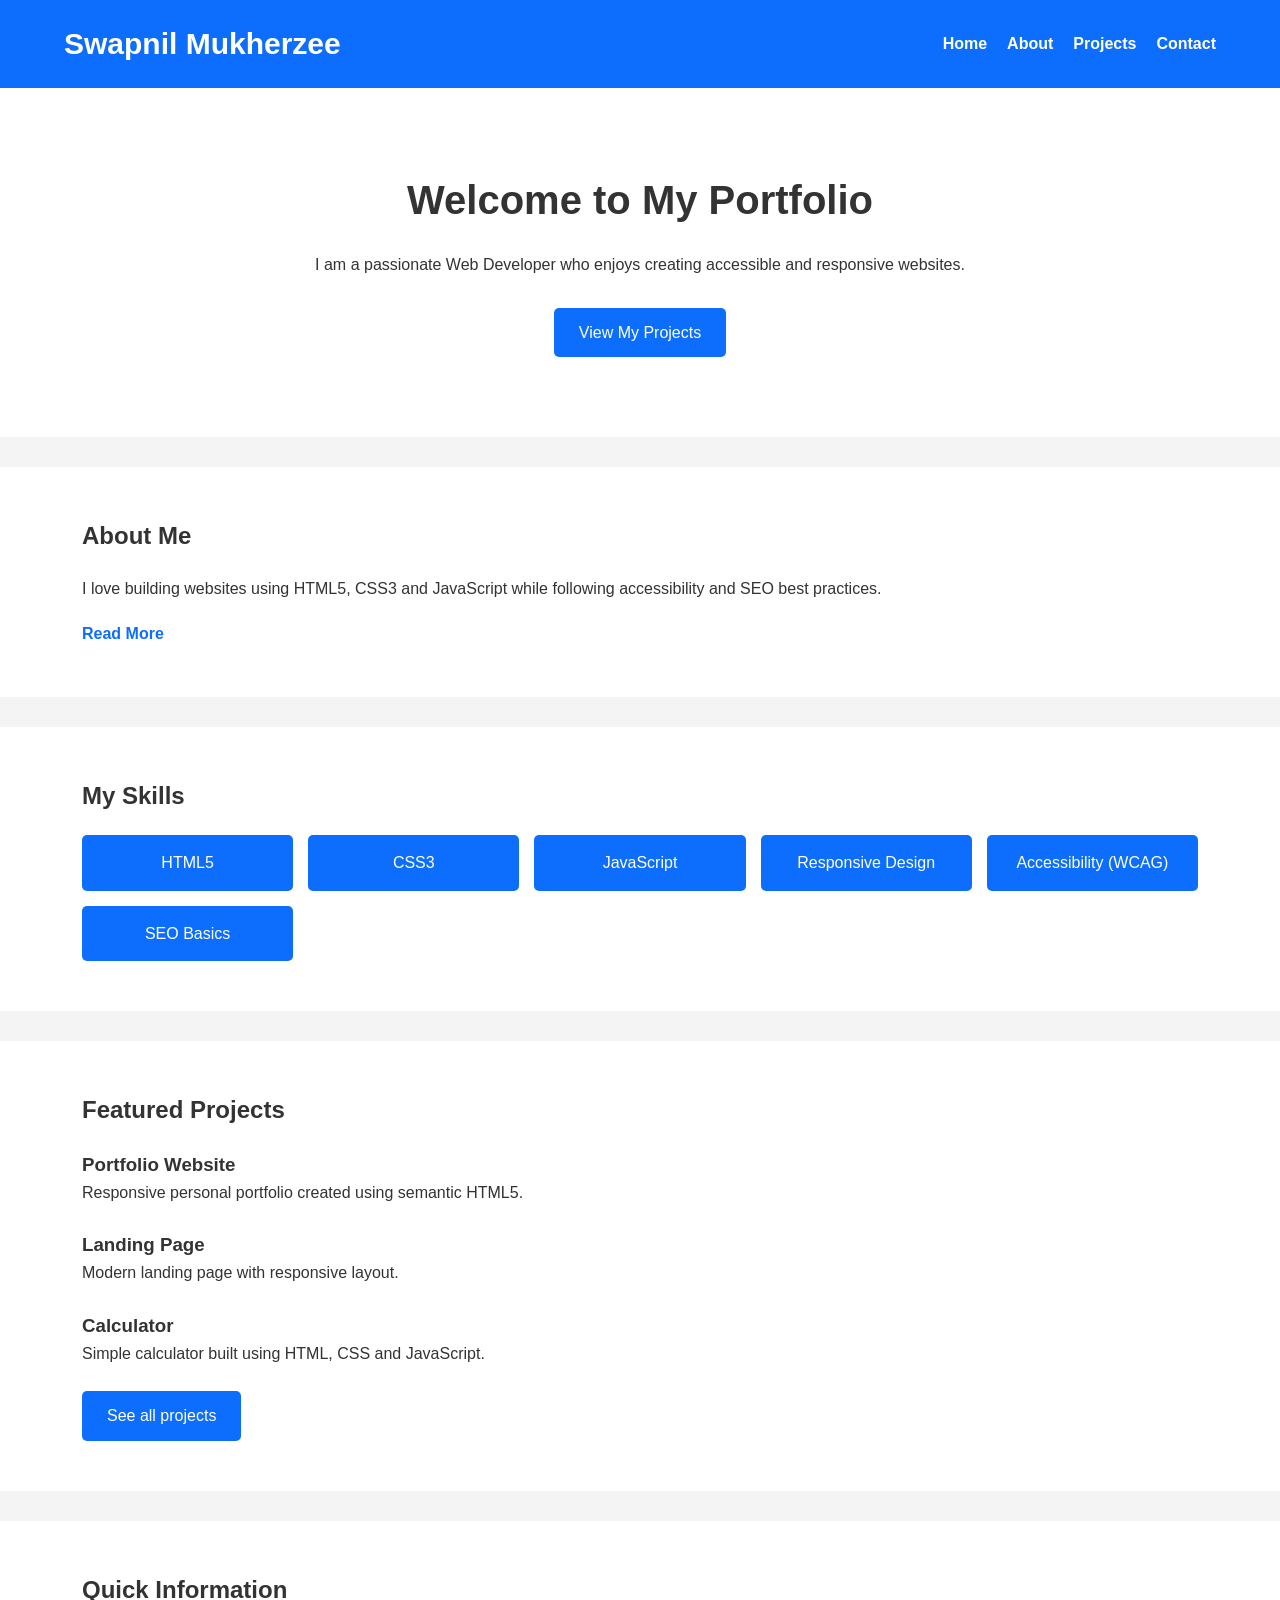
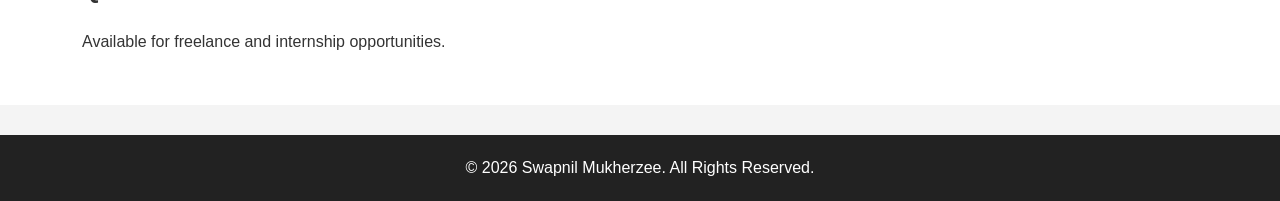
<file: Task 1- Semantic Structure/index.html>
<!DOCTYPE html>
<html lang="en">
<head>
<meta charset="UTF-8">
<meta name="viewport" content="width=device-width, initial-scale=1.0">
<title>Swapnil Mukherzee | Portfolio</title>

<meta name="description" content="Personal Portfolio Website">
<meta name="keywords" content="Portfolio, HTML5, CSS3, Accessibility">
<meta name="author" content="Swapnil Mukherzee">
<meta name="robots" content="index, follow">
<link rel="stylesheet" href="style.css">
</head>
<body>

<header>
<div class="container">
<h1>Swapnil Mukherzee</h1>
<nav aria-label="Main Navigation">
<ul>
<li><a href="index.html" aria-current="page">Home</a></li>
<li><a href="about.html">About</a></li>
<li><a href="projects.html">Projects</a></li>
<li><a href="contact.html">Contact</a></li>
</ul>
</nav>
</div>
</header>
<main>

<section class="hero">
<div class="container">
<h2>Welcome to My Portfolio</h2>
<p>I am a passionate Web Developer who enjoys creating accessible and responsive websites.</p>
<a href="projects.html" class="btn">View My Projects</a>
</div>
</section>

<section class="about-preview">
<div class="container">
<article>
<h2>About Me</h2>
<p>I love building websites using HTML5, CSS3 and JavaScript while following accessibility and SEO best practices.

</p>
<a href="about.html" class="btn-secondary">Read More</a>
</article>
</div>
</section>

<section class="skills">
<div class="container">
<h2>My Skills</h2>
<ul>
<li>HTML5</li>
<li>CSS3</li>
<li>JavaScript</li>
<li>Responsive Design</li>
<li>Accessibility (WCAG)</li>
<li>SEO Basics</li>
</ul>
</div>
</section>

<section class="projects-preview">
<div class="container">
<h2>Featured Projects</h2>
<article>
<h3>Portfolio Website</h3>
<p>Responsive personal portfolio created using semantic HTML5.</p>
</article>

<article>
<h3>Landing Page</h3>
<p>Modern landing page with responsive layout.</p>
</article>

<article>
<h3>Calculator</h3>
<p>Simple calculator built using HTML, CSS and JavaScript.</p>
</article>

<a href="projects.html" class="btn"> See all projects</a>
</div>
</section>
<aside>
<div class="container">
<h2>Quick Information</h2>
<p>
Available for freelance and internship opportunities.</p>
</div>
</aside>
</main>
<footer>

<div class="container">
<p>© 2026 Swapnil Mukherzee. All Rights Reserved.</p>
</div>
</footer>
<script src="script.js"></script>
</body>
</html>
</file>
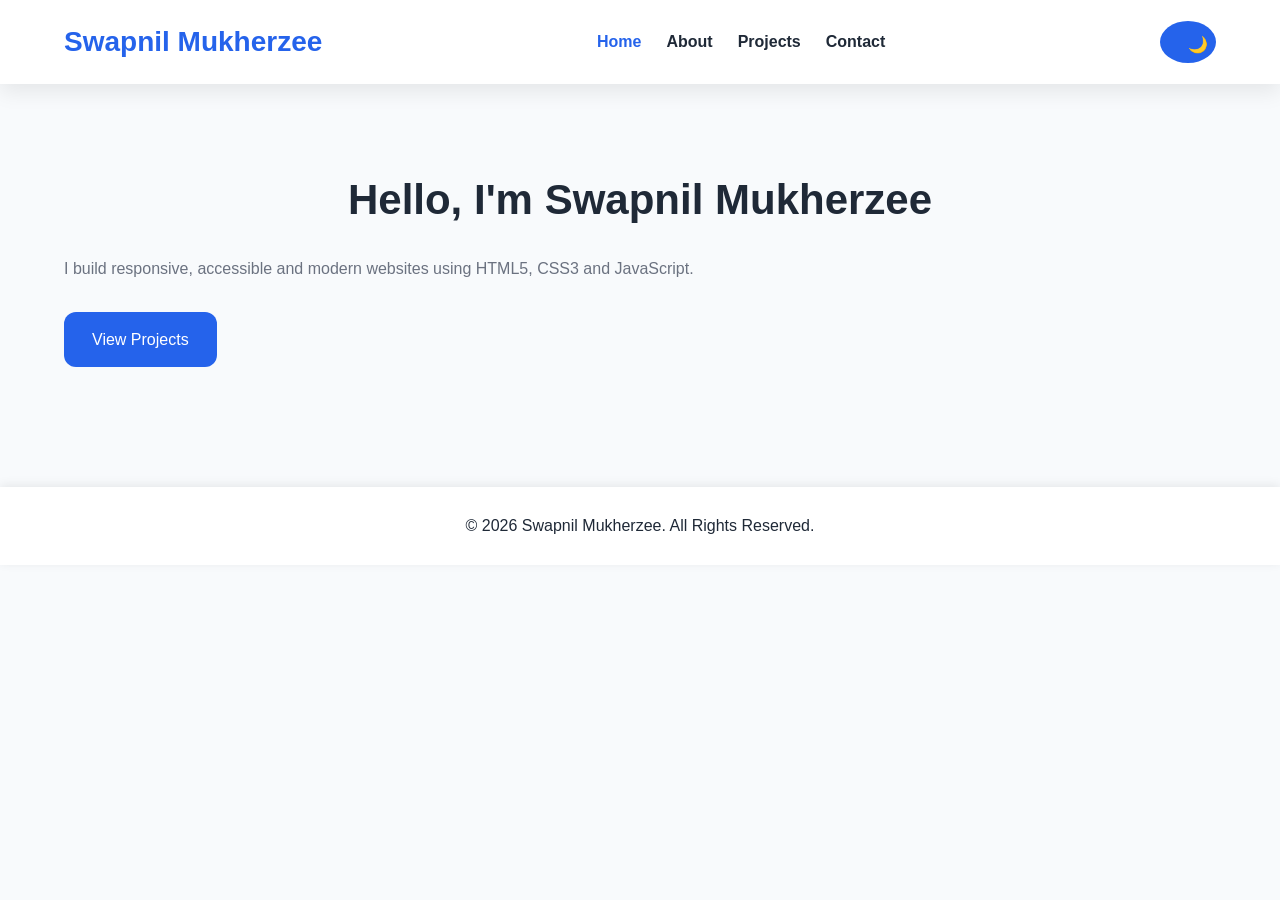
<file: Task 2- Responsive Architecture/index.html>
<!DOCTYPE html>
<html lang="en">
<head>
<meta charset="UTF-8">
<meta name="viewport" content="width=device-width, initial-scale=1.0">
<meta name="description" content="Official portfolio of Swapnil Mukherzee, Front-End Web Developer.">
<meta name="keywords" content="Swapnil Mukherzee, Portfolio, HTML5, CSS3, JavaScript">
<meta name="author" content="Swapnil Mukherzee">
<title>Swapnil Mukherzee | Portfolio</title>
<link rel="stylesheet" href="style.css">
</head>

<body>
<header class="header">
<div class="container">
<h1 class="logo">Swapnil Mukherzee</h1>

<nav aria-label="Main Navigation">
<ul class="nav-links">
<li><a href="index.html" aria-current="page">Home</a></li>
<li><a href="about.html">About</a></li>
<li><a href="projects.html">Projects</a></li>
<li><a href="contact.html">Contact</a></li>
</ul>
</nav>

<button id="theme-toggle" aria-label="Toggle Dark Mode">🌙</button>
</div>
</header>

<main>
<section class="hero">
<div class="container hero-grid">
<div class="hero-text">
<h2>Hello, I'm Swapnil Mukherzee</h2>
<p>I build responsive, accessible and modern websites using HTML5, CSS3 and JavaScript.</p>
<a href="projects.html" class="btn">View Projects</a>
</div>
</div>
</section>
</main>

<footer>
<div class="container">
<p>&copy; 2026 Swapnil Mukherzee. All Rights Reserved.</p>
</div>
</footer>
<script src="script.js"></script>
</body>
</html>
</file>
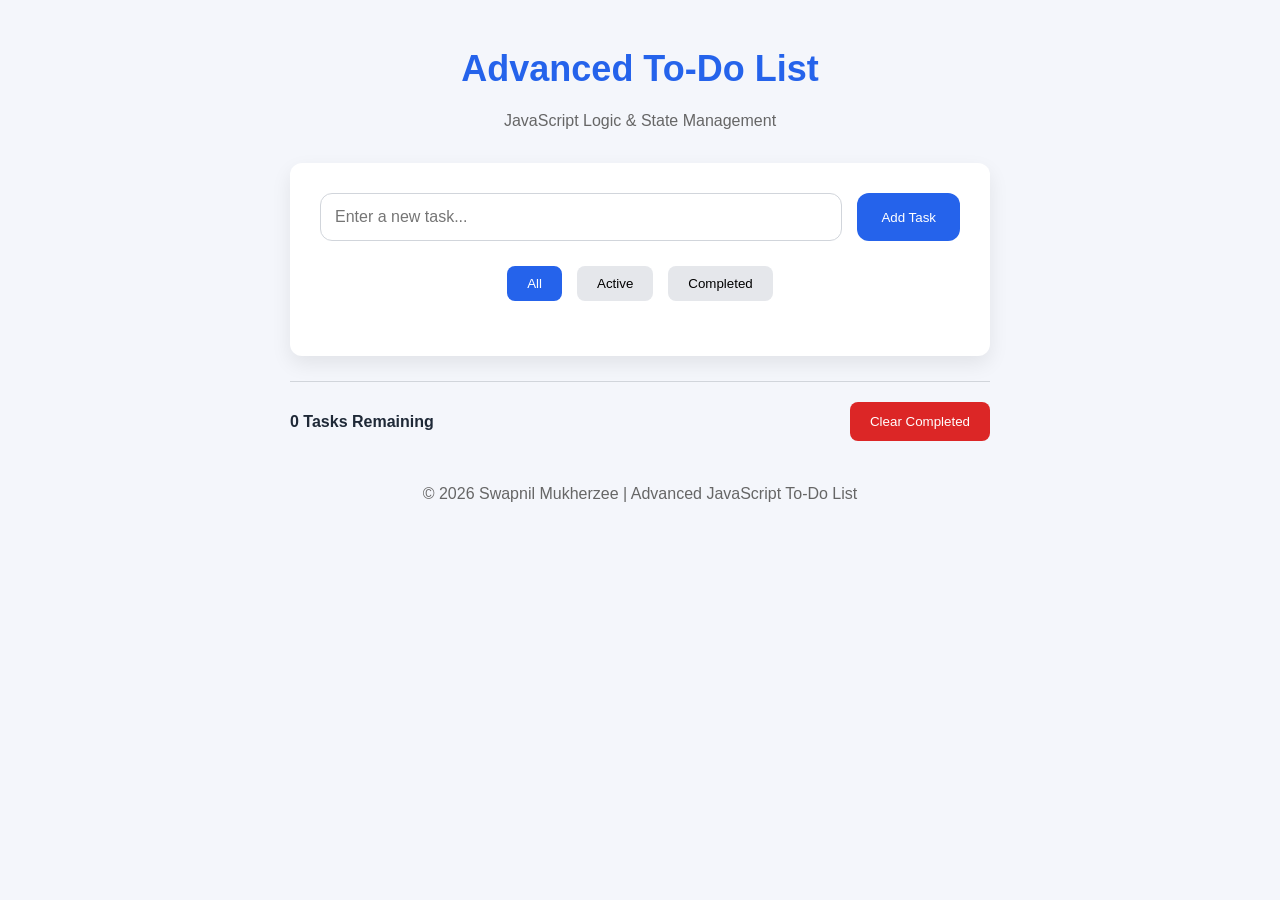
<file: Task 3- Javascript State Management/index.html>
<!DOCTYPE html>
<html lang="en">
<head>
<meta charset="UTF-8">
<meta name="viewport" content="width=device-width, initial-scale=1.0">
<meta name="description" content="Advanced To Do List Application">
<meta name="keywords" content="To Do List, JavaScript, CRUD, Local Storage">
<meta name="author" content="Swapnil Mukherzee">
<title>Advanced To Do List</title>
<link rel="stylesheet" href="style.css">
</head>

<body>
<div class="container">
<header>
<h1>Advanced To-Do List</h1>
<p>JavaScript Logic & State Management</p>
</header>

<section class="todo-box">
<div class="input-group">
<input type="text"
id="taskInput"
placeholder="Enter a new task..."
autocomplete="off">
<button id="addTask"> Add Task </button>
</div>

<div class="filters">
<button class="filter-btn active" data-filter="all"> All </button>
<button class="filter-btn" data-filter="active"> Active </button>
<button class="filter-btn" data-filter="completed"> Completed </button>
</div>

<ul id="taskList">
</ul>
</section>
<div class="bottom-bar">
<div class="task-info">
<span id="taskCount"> 0 Tasks </span>
</div>

<div class="actions">
<button id="clearCompleted">
Clear Completed
</button>
</div>
</div>
</div>

<footer>
<p> © 2026 Swapnil Mukherzee | Advanced JavaScript To-Do List </p>
</footer>
<script src="script.js"></script>
</body>
</html>
</file>
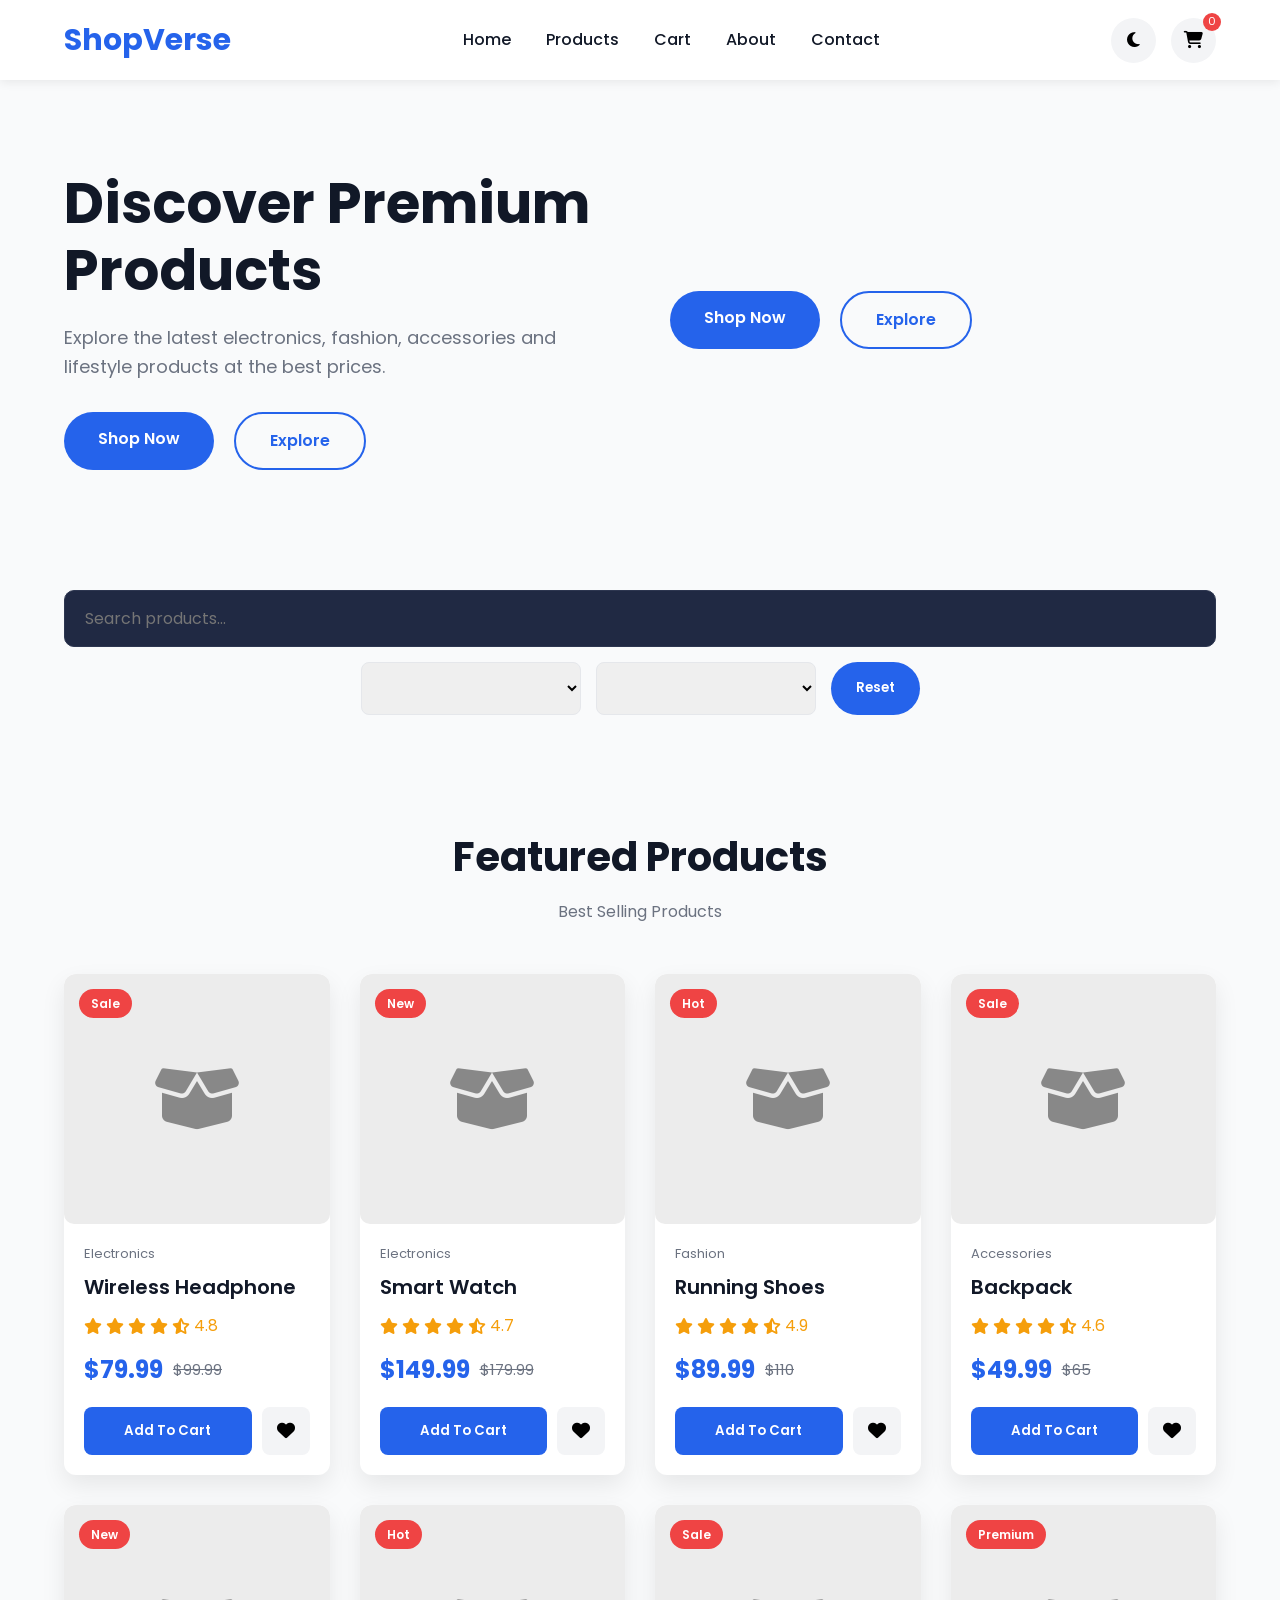
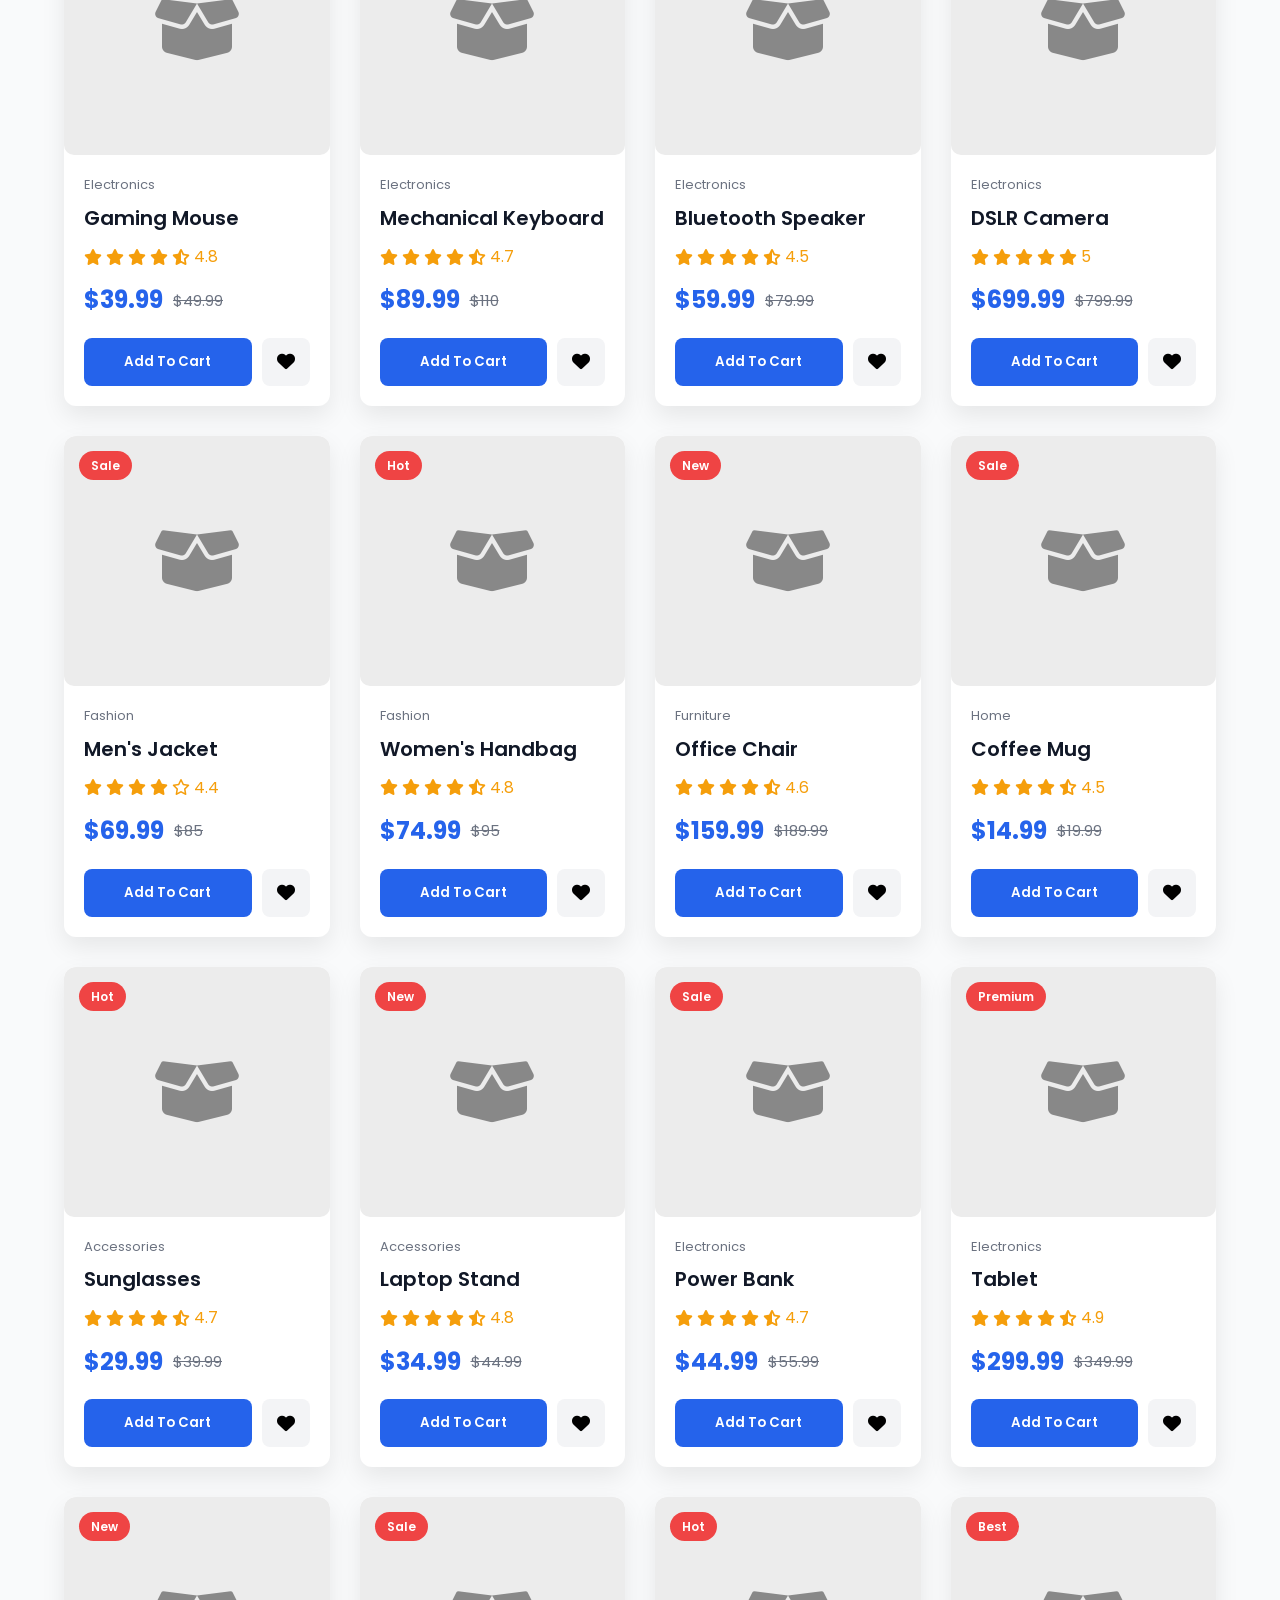
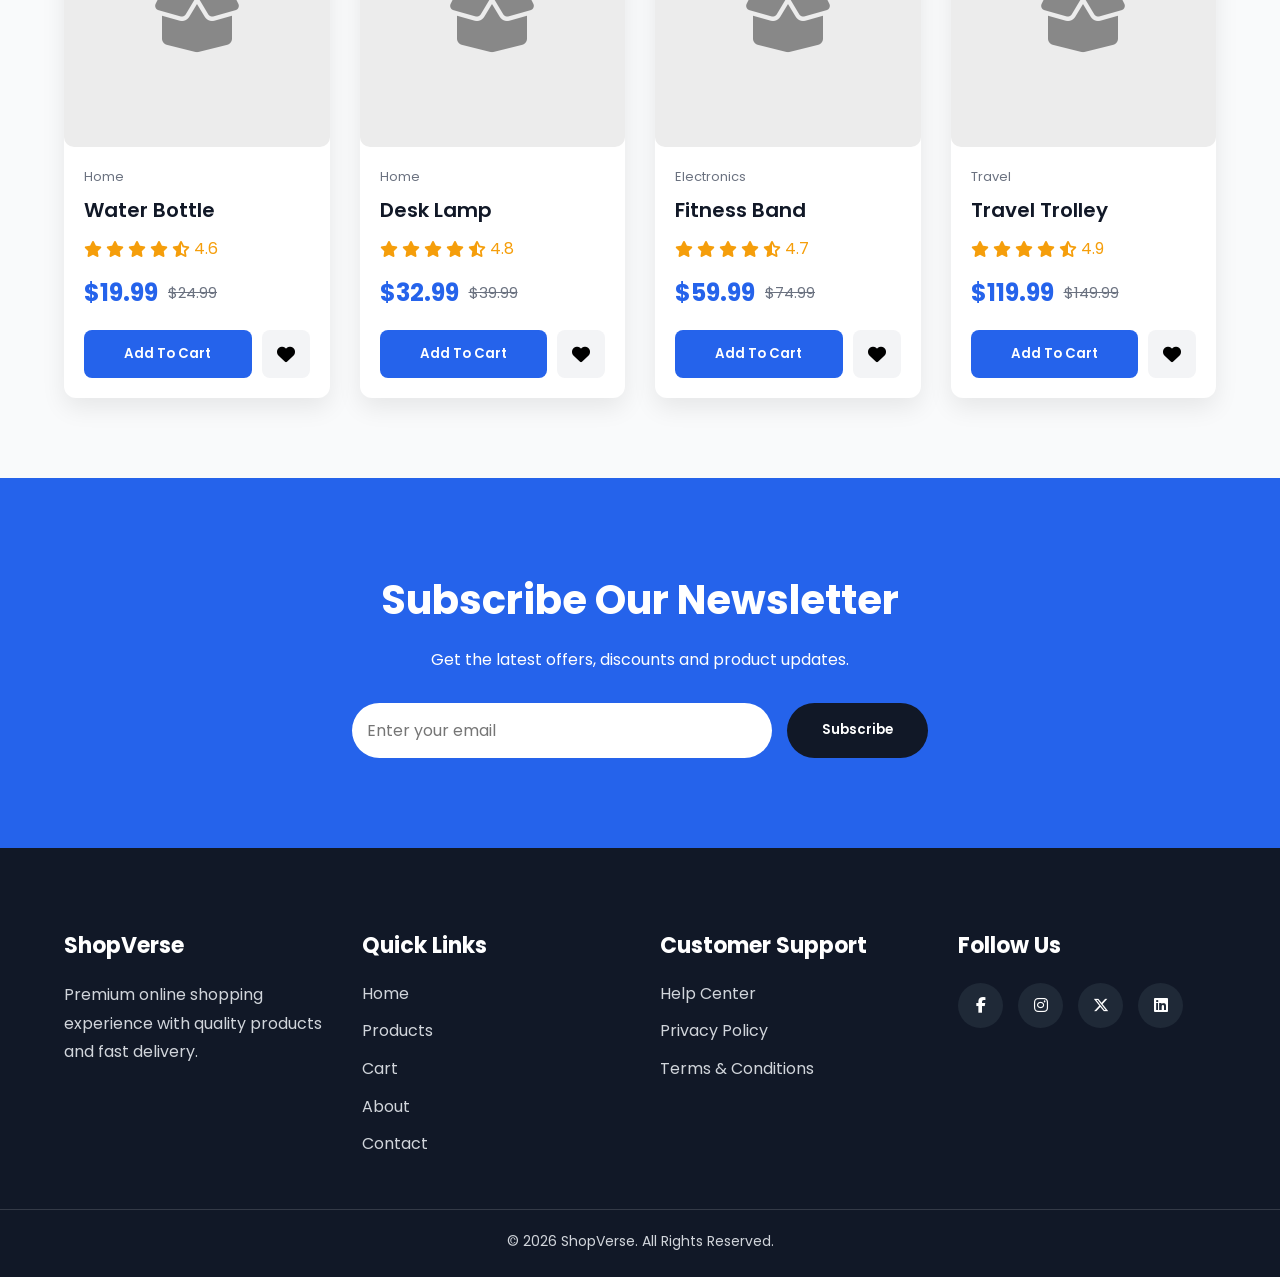
<file: Task 5 - Full stack Deployment/index.html>
<!DOCTYPE html>
<html lang="en">
<head>
<meta charset="UTF-8">
<meta name="viewport" content="width=device-width,initial-scale=1.0">

<title>ShopVerse | Modern E-Commerce</title>
<link rel="stylesheet" href="assets/css/style.css">
<link rel="stylesheet" href="assets/css/responsive.css">
<link rel="preconnect" href="https://fonts.googleapis.com">
<link rel="preconnect" href="https://fonts.gstatic.com" crossorigin>
<link href="https://fonts.googleapis.com/css2?family=Poppins:wght@300;400;500;600;700;800&display=swap" rel="stylesheet">
<link rel="stylesheet" href="https://cdnjs.cloudflare.com/ajax/libs/font-awesome/6.6.0/css/all.min.css">
</head>
<body>

<header>
<div class="container">
<nav class="navbar">
<a href="index.html" class="logo">ShopVerse</a>
<ul class="nav-links">
<li><a href="index.html">Home</a></li>
<li><a href="products.html">Products</a></li>
<li><a href="cart.html">Cart</a></li>
<li><a href="about.html">About</a></li>
<li><a href="contact.html">Contact</a></li>
</ul>

<div class="nav-icons">
<button class="theme-btn"><i class="fa-solid fa-moon"></i></button>
<button onclick="location.href='cart.html'">
<i class="fa-solid fa-cart-shopping"></i>
<span class="cart-count">0</span>
</button>
</div>
</nav>
</div>
</header>

<section class="hero">
<div class="container hero-wrapper">
<div class="hero-text">
<h1>Discover Premium Products</h1>
<p>Explore the latest electronics, fashion, accessories and lifestyle products at the best prices.</p>
<div class="hero-buttons">
<a href="products.html" class="btn">Shop Now</a>
<a href="#featured" class="btn-outline">Explore</a>
</div>
</div>

<div class="hero-buttons">
<a href="#featured" class="btn">Shop Now</a>
<a href="#featured" class="btn-outline">Explore</a>
</div>
</div>
</div>
</section>

<section class="search-section">
<div class="container">
<div class="search-box">

<input type="text" id="search" placeholder="Search products...">
<select id="category"> ... </select>
<select id="sort"> ... </select>
<button id="reset" class="btn">Reset</button>
</div>
</div>
</section>

<section class="featured" id="featured">
<div class="container">
<div class="section-title">
<h2>Featured Products</h2>
<p>Best Selling Products</p>
</div>

<div class="product-grid" id="products">
    </div>
</div>
</section>

<section class="newsletter">
<div class="container">
<h2>Subscribe Our Newsletter</h2>
<p>Get the latest offers, discounts and product updates.</p>
<form>
<input type="email" placeholder="Enter your email">
<button type="submit">Subscribe</button>
</form>
</div>
</section>

<footer>
<div class="container footer-grid">
<div>
<h3>ShopVerse</h3>
<p>Premium online shopping experience with quality products and fast delivery.</p>
</div>

<div>
<h3>Quick Links</h3>
<ul>
<li><a href="index.html">Home</a></li>
<li><a href="products.html">Products</a></li>
<li><a href="cart.html">Cart</a></li>
<li><a href="about.html">About</a></li>
<li><a href="contact.html">Contact</a></li>
</ul>
</div>

<div>
<h3>Customer Support</h3>
<ul>
<li><a href="#">Help Center</a></li>
<li><a href="#">Privacy Policy</a></li>
<li><a href="#">Terms & Conditions</a></li>
</ul>
</div>

<div>
<h3>Follow Us</h3>
<div class="social">
<a href="#"><i class="fab fa-facebook-f"></i></a>
<a href="#"><i class="fab fa-instagram"></i></a>
<a href="#"><i class="fab fa-x-twitter"></i></a>
<a href="#"><i class="fab fa-linkedin"></i></a>
</div>
</div>
</div>

<div class="copyright">
<p>© 2026 ShopVerse. All Rights Reserved.</p>
</div>
</footer>

<div class="loader"></div>
<div class="toast"></div>
<script type="module" src="assets/js/app.js"></script>
</body>
</html>
</file>
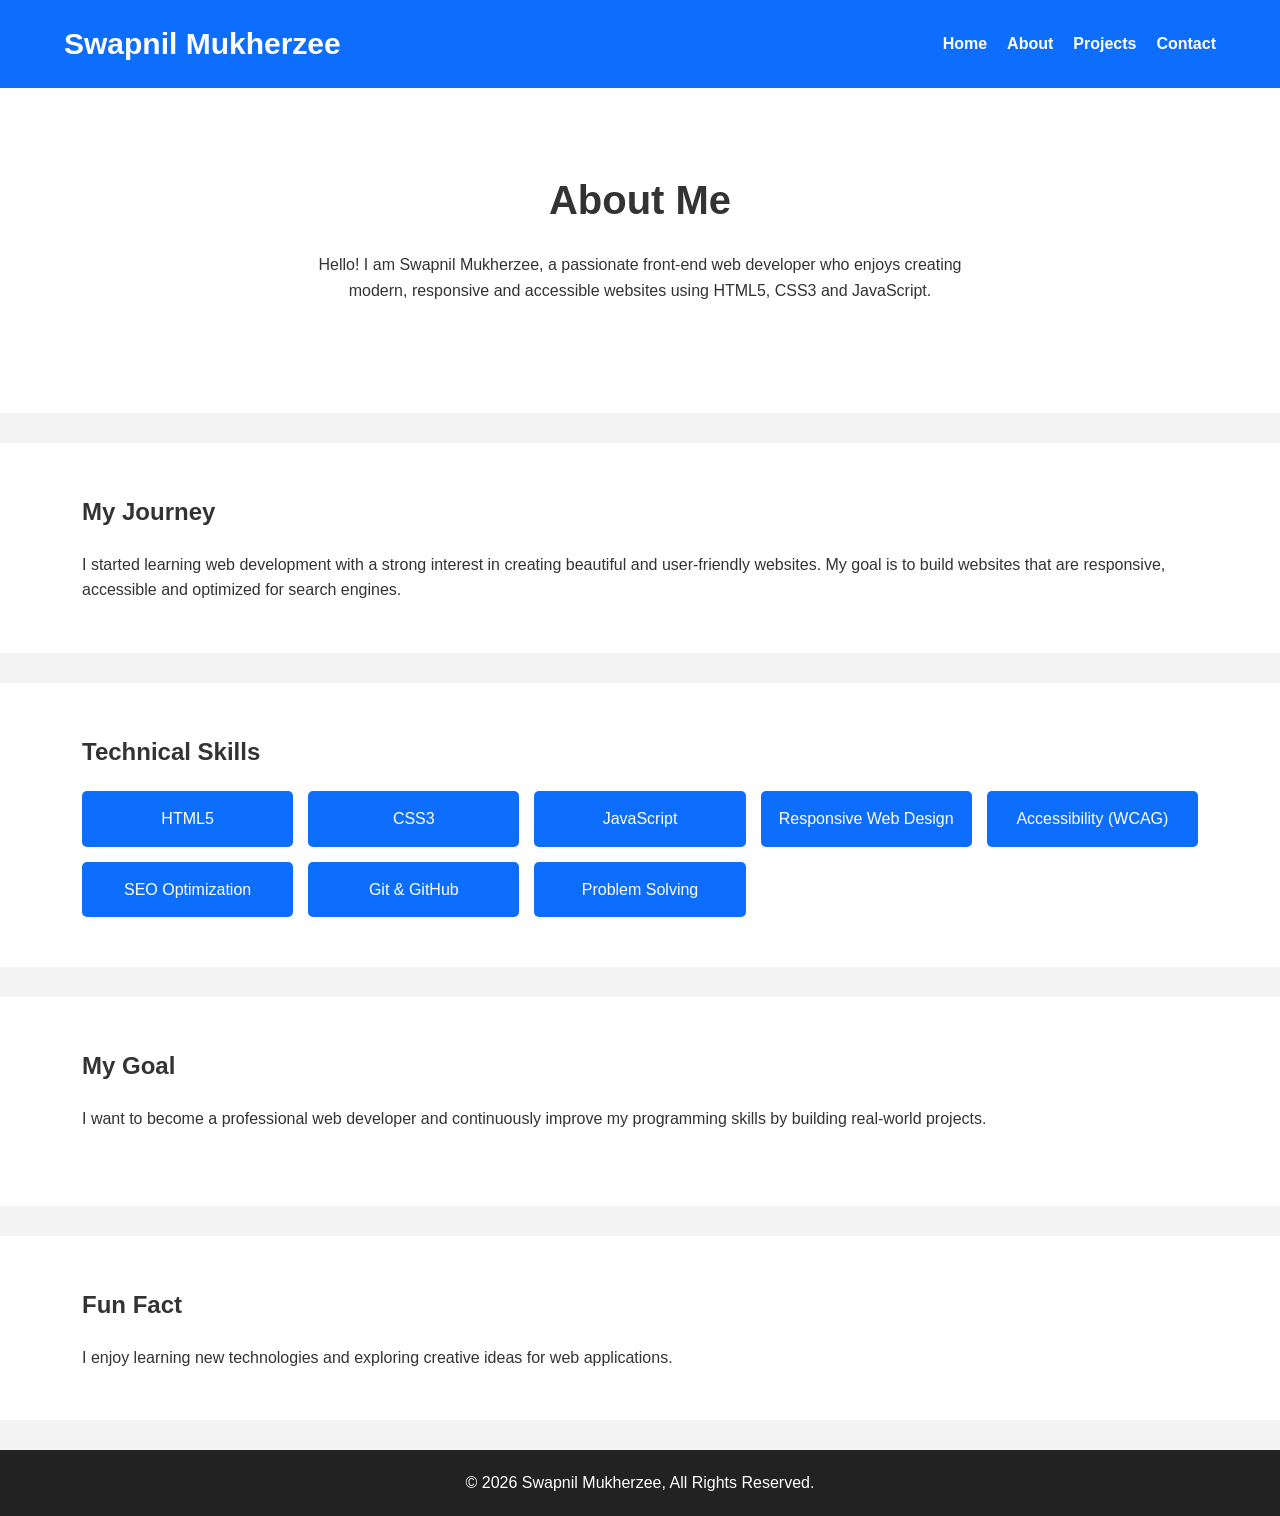
<file: Task 1- Semantic Structure/about.html>
<!DOCTYPE html>
<html lang="en">
<head>
    <meta charset="UTF-8">
    <meta name="viewport" content="width=device-width, initial-scale=1.0">
    <title>About | Swapnil Mukherzee</title>

    <meta name="description" content="About Swapnil Mukherzee Portfolio">
    <meta name="keywords" content="About, Portfolio, HTML5, CSS3">
    <meta name="author" content="Swapnil Mukherzee">
    <link rel="stylesheet" href="style.css">
</head>
<body>

<header>
    <div class="container">
        <h1>Swapnil Mukherzee</h1>
        <nav aria-label="Main Navigation">
            <ul>
                <li><a href="index.html">Home</a></li>
                <li><a href="about.html" aria-current="page">About</a></li>
                <li><a href="projects.html">Projects</a></li>
                <li><a href="contact.html">Contact</a></li>
            </ul>
        </nav>
    </div>
</header>

<main>
<section class="hero">
<div class="container">
<h2>About Me</h2>
<p>
Hello! I am Swapnil Mukherzee, a passionate front-end web developer who enjoys creating modern, responsive and accessible websites using HTML5, CSS3 and JavaScript.
</p>
</div>
</section>

<section class="about-preview">
<div class="container">
<article>
<h2>My Journey</h2>
<p>
I started learning web development with a strong interest in creating beautiful and user-friendly websites. My goal is to build websites that are responsive, accessible and optimized for search engines.
</p>
</article>
</div>
</section>

<section class="skills">
<div class="container">
<h2>Technical Skills</h2>
<ul>
<li>HTML5</li>
<li>CSS3</li>
<li>JavaScript</li>
<li>Responsive Web Design</li>
<li>Accessibility (WCAG)</li>
<li>SEO Optimization</li>
<li>Git & GitHub</li>
<li>Problem Solving</li>
</ul>
</div>
</section>

<section class="projects-preview">
<div class="container">
<article>
<h2>My Goal</h2>
<p>
I want to become a professional web developer and continuously improve my programming skills by building real-world projects.
</p>
</article>
</div>
</section>

<aside>
<div class="container">
<h2>Fun Fact</h2>
<p>
I enjoy learning new technologies and exploring creative ideas for web applications.
</p>
</div>
</aside>
</main>

<footer>
<div class="container">
<p>&copy; 2026 Swapnil Mukherzee, All Rights Reserved.</p>
</div>
</footer>
<script src="script.js"></script>
</body>
</html>
</file>
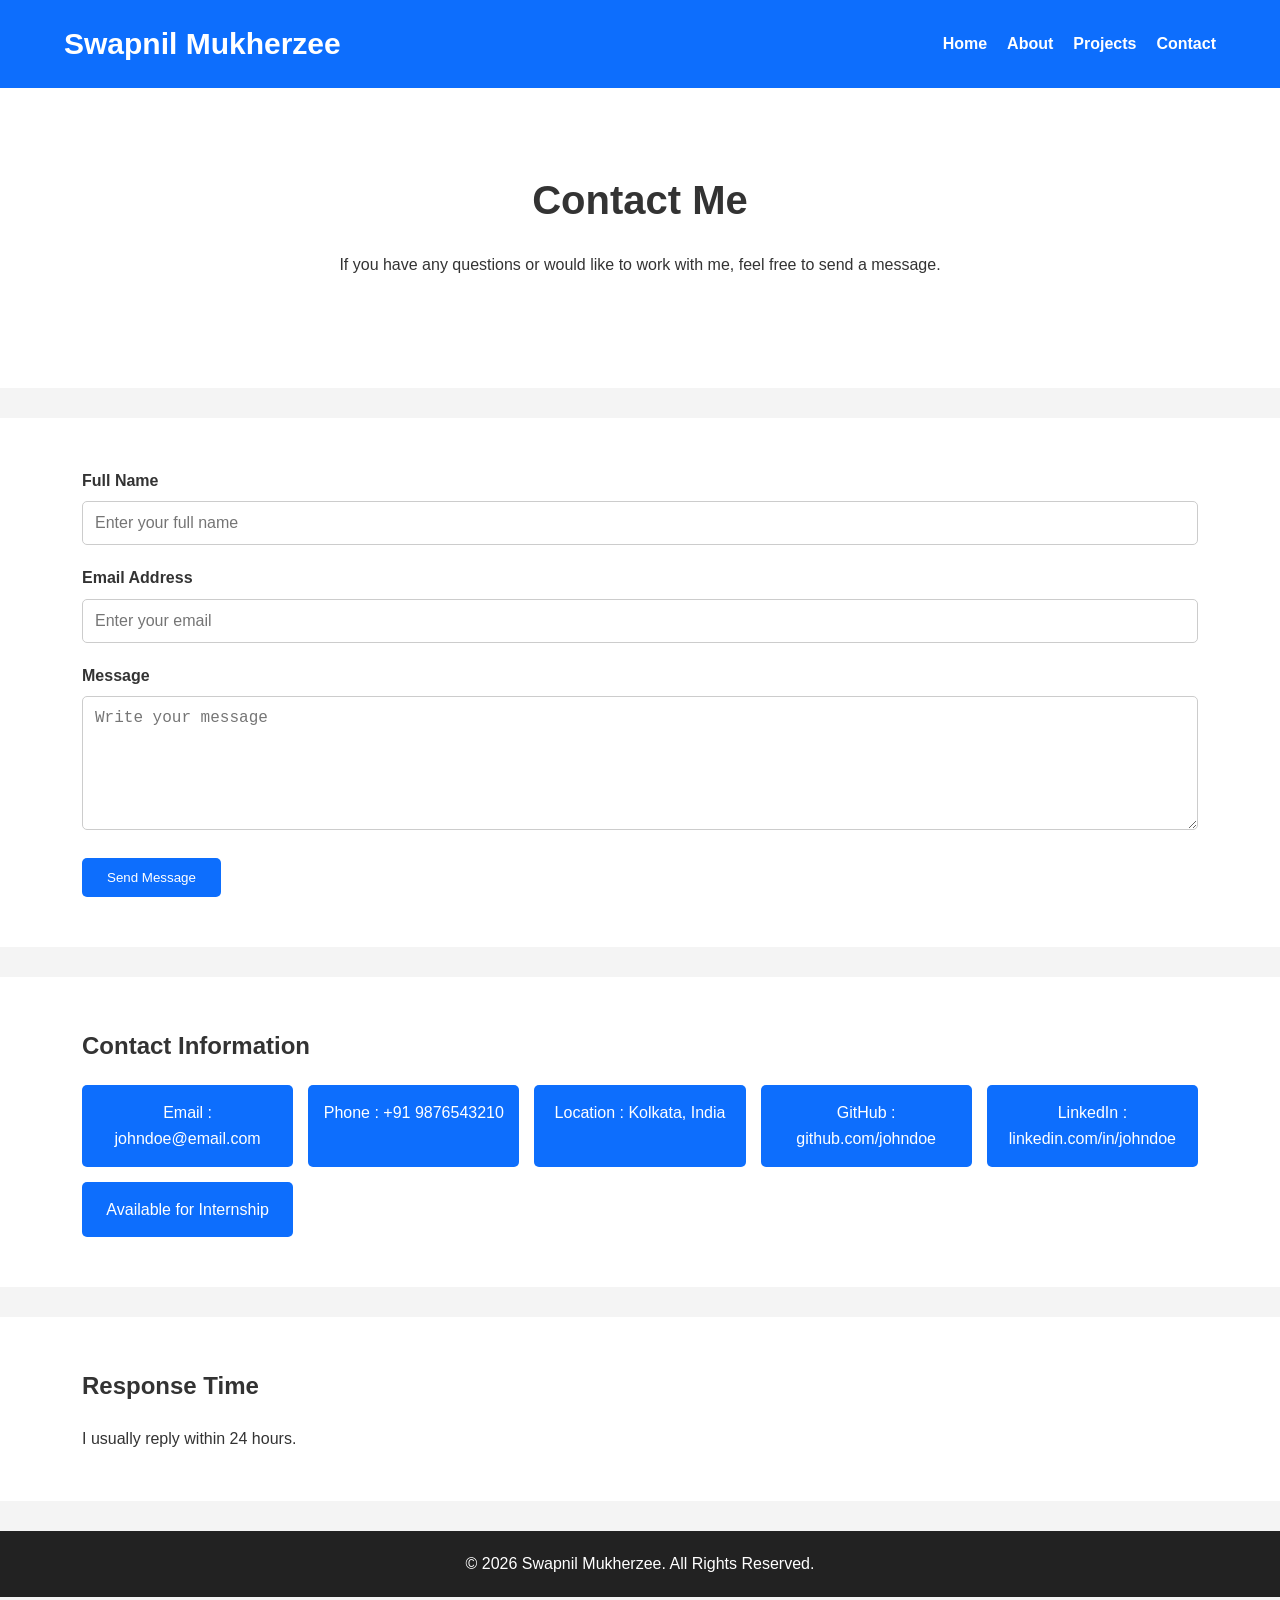
<file: Task 1- Semantic Structure/contact.html>
<!DOCTYPE html>
<html lang="en">
<head>
    <meta charset="UTF-8">
    <meta name="viewport" content="width=device-width, initial-scale=1.0">
    <title>Contact | Swapnil Mukherzee</title>
    <meta name="description" content="Contact Swapnil Mukherzee">
    <meta name="keywords" content="Contact, Portfolio">
    <meta name="author" content="Swapnil Mukherzee">
    <link rel="stylesheet" href="style.css">
</head>

<body>
<header>
    <div class="container">
        <h1>Swapnil Mukherzee</h1>
        <nav aria-label="Main Navigation">
            <ul>
                <li><a href="index.html">Home</a></li>
                <li><a href="about.html">About</a></li>
                <li><a href="projects.html">Projects</a></li>
                <li><a href="contact.html" aria-current="page">Contact</a></li>
            </ul>
        </nav>
    </div>
</header>

<main>
<section class="hero">
    <div class="container">
        <h2>Contact Me</h2>
        <p>If you have any questions or would like to work with me, feel free to send a message.</p>
    </div>
</section>

<section class="about-preview">
    <div class="container">
        <form id="contactForm">
            <label for="name">Full Name</label>
            <input
                type="text"
                id="name"
                name="name"
                placeholder="Enter your full name"
                required
                aria-label="Full Name"
            >

            <label for="email">Email Address</label>
            <input
                type="email"
                id="email"
                name="email"
                placeholder="Enter your email"
                required
                aria-label="Email Address"
            >

            <label for="message">Message</label>
            <textarea
                id="message"
                name="message"
                rows="6"
                placeholder="Write your message"
                required
                aria-label="Message"
            ></textarea>

            <button type="submit">Send Message</button>
        </form>
    </div>
</section>

<section class="skills">
    <div class="container">
        <h2>Contact Information</h2>
        <ul>
            <li>Email : johndoe@email.com</li>
            <li>Phone : +91 9876543210</li>
            <li>Location : Kolkata, India</li>
            <li>GitHub : github.com/johndoe</li>
            <li>LinkedIn : linkedin.com/in/johndoe</li>
            <li>Available for Internship</li>
        </ul>
    </div>
</section>

<aside>
    <div class="container">
        <h2>Response Time</h2>
        <p>I usually reply within 24 hours.</p>
    </div>
</aside>
</main>

<footer>
    <div class="container">
        <p>&copy; 2026 Swapnil Mukherzee. All Rights Reserved.</p>
    </div>
</footer>
<script src="script.js"></script>
</body>
</html>
</file>
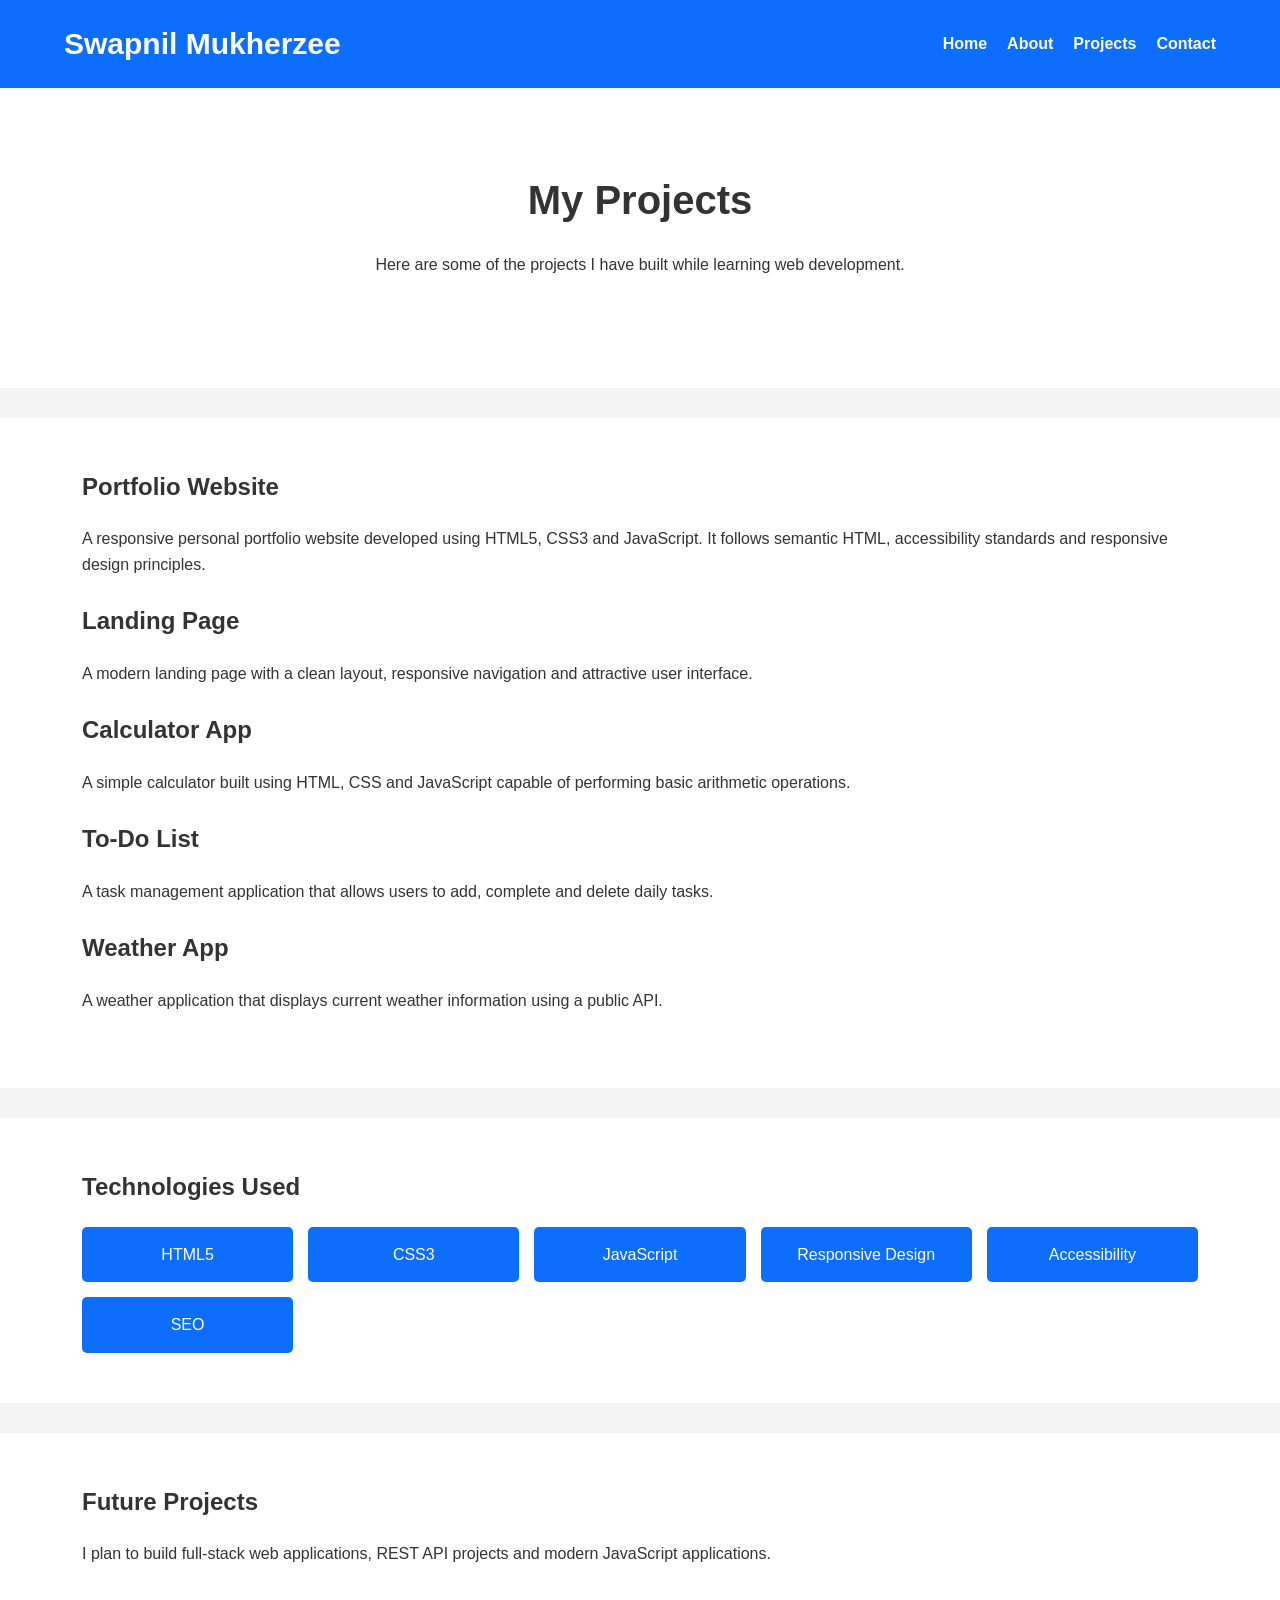
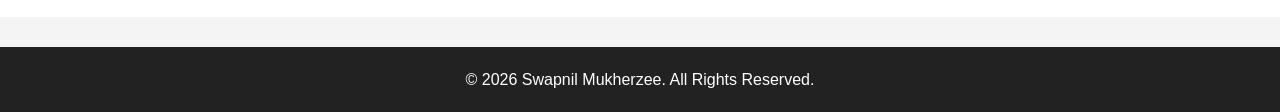
<file: Task 1- Semantic Structure/poroject.html>
<!DOCTYPE html>
<html lang="en">
<head>
    <meta charset="UTF-8">
    <meta name="viewport" content="width=device-width, initial-scale=1.0">
    <title>Projects | Swapnil Mukherzee </title>
    <meta name="description" content="Projects by Swapnil Mukherzee">
    <meta name="keywords" content="Portfolio, Projects, Web Development">
    <meta name="author" content="Swapnil Mukherzee">
    <link rel="stylesheet" href="style.css">
</head>
<body>
<header>
    <div class="container">
        <h1>Swapnil Mukherzee</h1>
        <nav aria-label="Main Navigation">
            <ul>
                <li><a href="index.html">Home</a></li>
                <li><a href="about.html">About</a></li>
                <li><a href="projects.html" aria-current="page">Projects</a></li>
                <li><a href="contact.html">Contact</a></li>
            </ul>
        </nav>
    </div>
</header>

<main>
<section class="hero">
    <div class="container">
        <h2>My Projects</h2>
        <p>Here are some of the projects I have built while learning web development.</p>
    </div>
</section>

<section class="projects-preview">
    <div class="container">
        <article>
            <h2>Portfolio Website</h2>
            <p>
                A responsive personal portfolio website developed using HTML5, CSS3 and JavaScript.
                It follows semantic HTML, accessibility standards and responsive design principles.
            </p>
        </article>

        <article>
            <h2>Landing Page</h2>
            <p>
                A modern landing page with a clean layout, responsive navigation and attractive user interface.
            </p>
        </article>

        <article>
            <h2>Calculator App</h2>
            <p>
                A simple calculator built using HTML, CSS and JavaScript capable of performing basic arithmetic operations.
            </p>
        </article>

        <article>
            <h2>To-Do List</h2>
            <p>
                A task management application that allows users to add, complete and delete daily tasks.
            </p>
        </article>

        <article>
            <h2>Weather App</h2>
            <p>
                A weather application that displays current weather information using a public API.
            </p>
        </article>
    </div>
</section>

<section class="skills">
    <div class="container">
        <h2>Technologies Used</h2>
        <ul>
            <li>HTML5</li>
            <li>CSS3</li>
            <li>JavaScript</li>
            <li>Responsive Design</li>
            <li>Accessibility</li>
            <li>SEO</li>
        </ul>
    </div>
</section>

<aside>
    <div class="container">
        <h2>Future Projects</h2>
        <p>
            I plan to build full-stack web applications, REST API projects and modern JavaScript applications.
        </p>
    </div>
</aside>
</main>

<footer>
    <div class="container">
        <p>&copy; 2026 Swapnil Mukherzee. All Rights Reserved.</p>
    </div>
</footer>
<script src="script.js"></script>
</body>
</html>
</file>
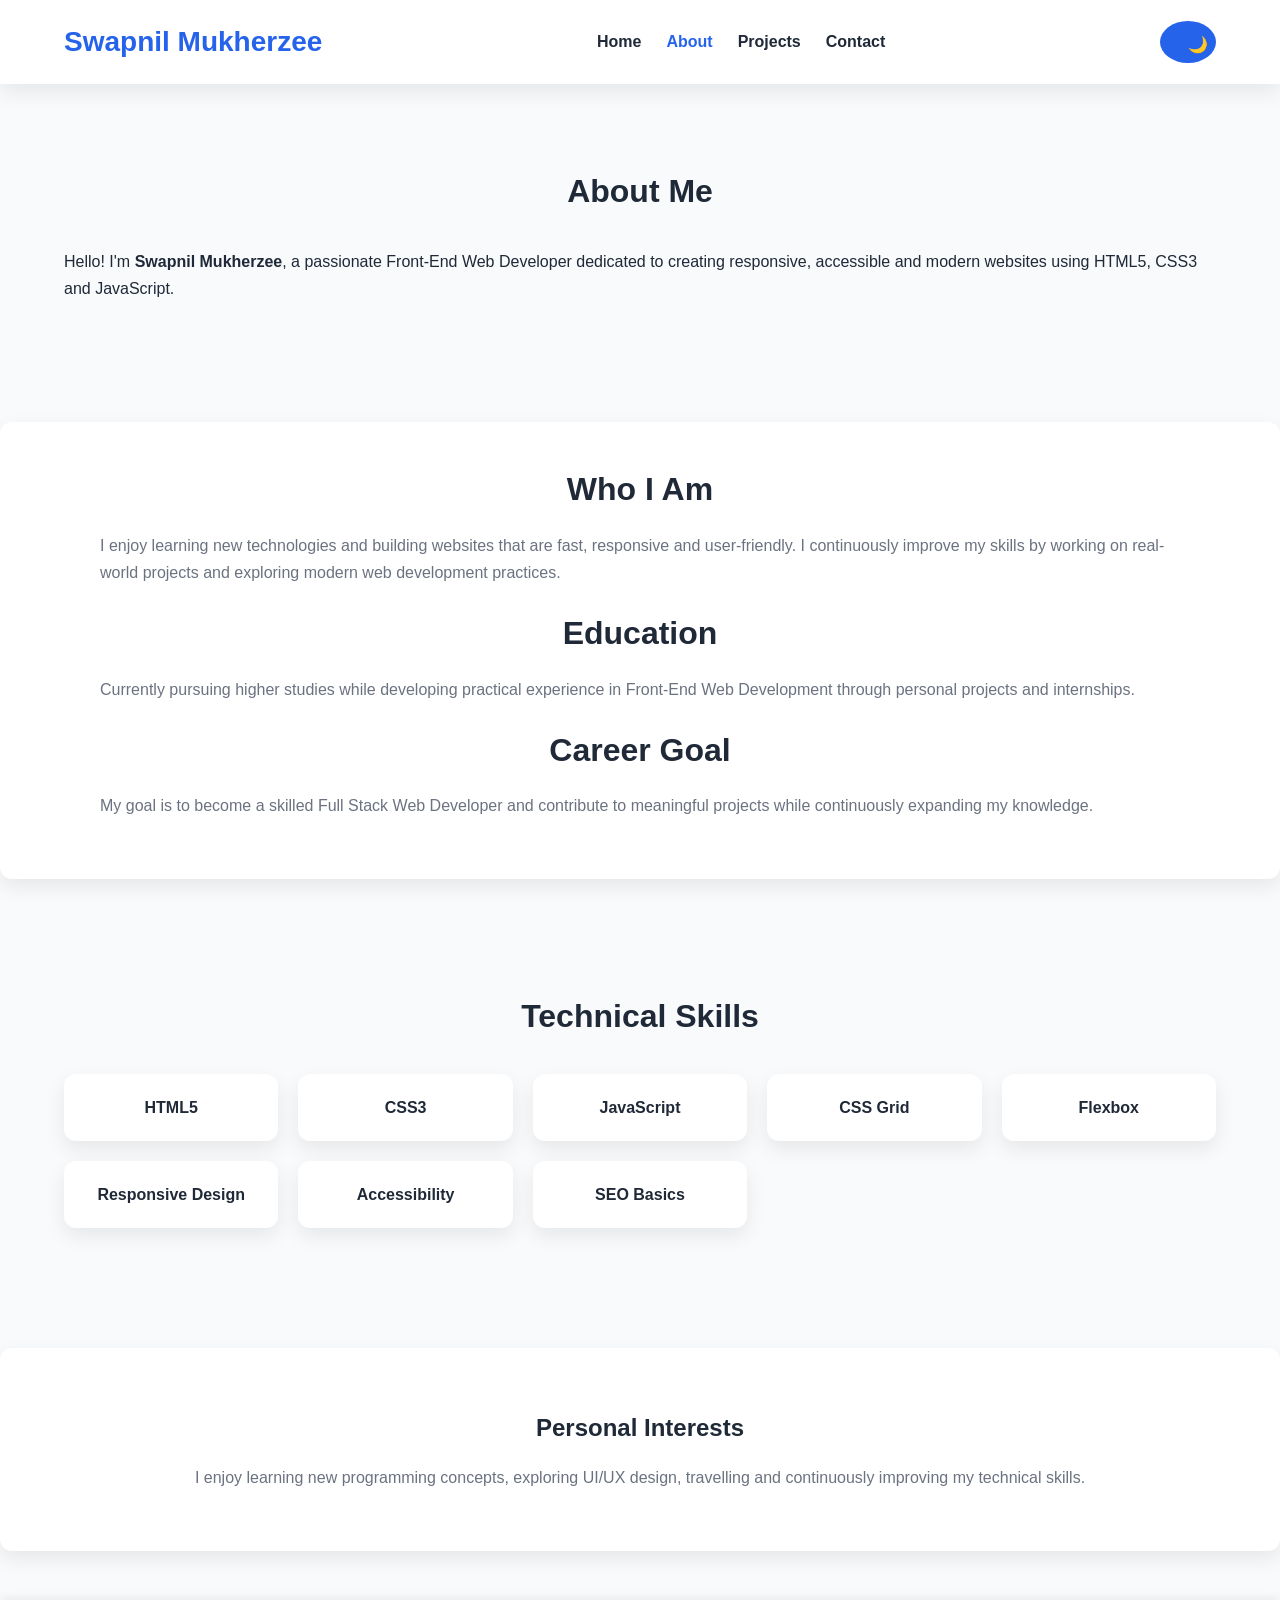
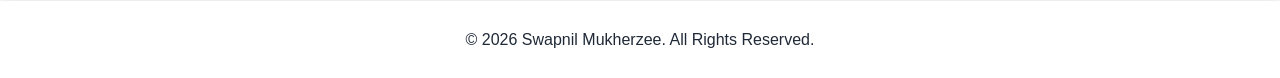
<file: Task 2- Responsive Architecture/about.html>
<!DOCTYPE html>
<html lang="en">
<head>
<meta charset="UTF-8">
<meta name="viewport" content="width=device-width, initial-scale=1.0">
<meta name="description" content="About Swapnil Mukherzee">
<meta name="keywords" content="About, Portfolio, Web Developer">
<meta name="author" content="Swapnil Mukherzee">
<title>About | Swapnil Mukherzee</title>
<link rel="stylesheet" href="style.css">
</head>

<body>
<header class="header">
<div class="container">
<h1 class="logo">Swapnil Mukherzee</h1>
<nav aria-label="Main Navigation">
<ul class="nav-links">
<li><a href="index.html">Home</a></li>
<li><a href="about.html" aria-current="page">About</a></li>
<li><a href="projects.html">Projects</a></li>
<li><a href="contact.html">Contact</a></li>
</ul>
</nav>
<button id="theme-toggle" aria-label="Toggle Theme">🌙</button>
</div>
</header>
<main>

<section class="hero">
<div class="container">
<h2>About Me</h2>
<p>Hello! I'm <strong>Swapnil Mukherzee</strong>, a passionate Front-End Web Developer dedicated to creating responsive, accessible and modern websites using HTML5, CSS3 and JavaScript.</p>
</div>
</section>

<section class="about-preview">
<div class="container">
<h2>Who I Am</h2>
<p>I enjoy learning new technologies and building websites that are fast, responsive and user-friendly. I continuously improve my skills by working on real-world projects and exploring modern web development practices.</p>
<h2>Education</h2>
<p>Currently pursuing higher studies while developing practical experience in Front-End Web Development through personal projects and internships.</p>
<h2>Career Goal</h2>
<p>My goal is to become a skilled Full Stack Web Developer and contribute to meaningful projects while continuously expanding my knowledge.

</p>
</div>
</section>

<section class="skills">
<div class="container">
<h2>Technical Skills</h2>
<div class="skills-grid">
<div class="skill-card">HTML5</div>
<div class="skill-card">CSS3</div>
<div class="skill-card">JavaScript</div>
<div class="skill-card">CSS Grid</div>
<div class="skill-card">Flexbox</div>
<div class="skill-card">Responsive Design</div>
<div class="skill-card">Accessibility</div>
<div class="skill-card">SEO Basics</div>
</div>
</div>
</section>

<aside class="availability">
<div class="container">
<h2>Personal Interests</h2>
<p>I enjoy learning new programming concepts, exploring UI/UX design, travelling and continuously improving my technical skills.</p>
</div>
</aside>
</main>

<footer>
<div class="container">
<p>&copy; 2026 Swapnil Mukherzee. All Rights Reserved.</p>
</div>
</footer>
<script src="script.js"></script>
</body>
</html>
</file>
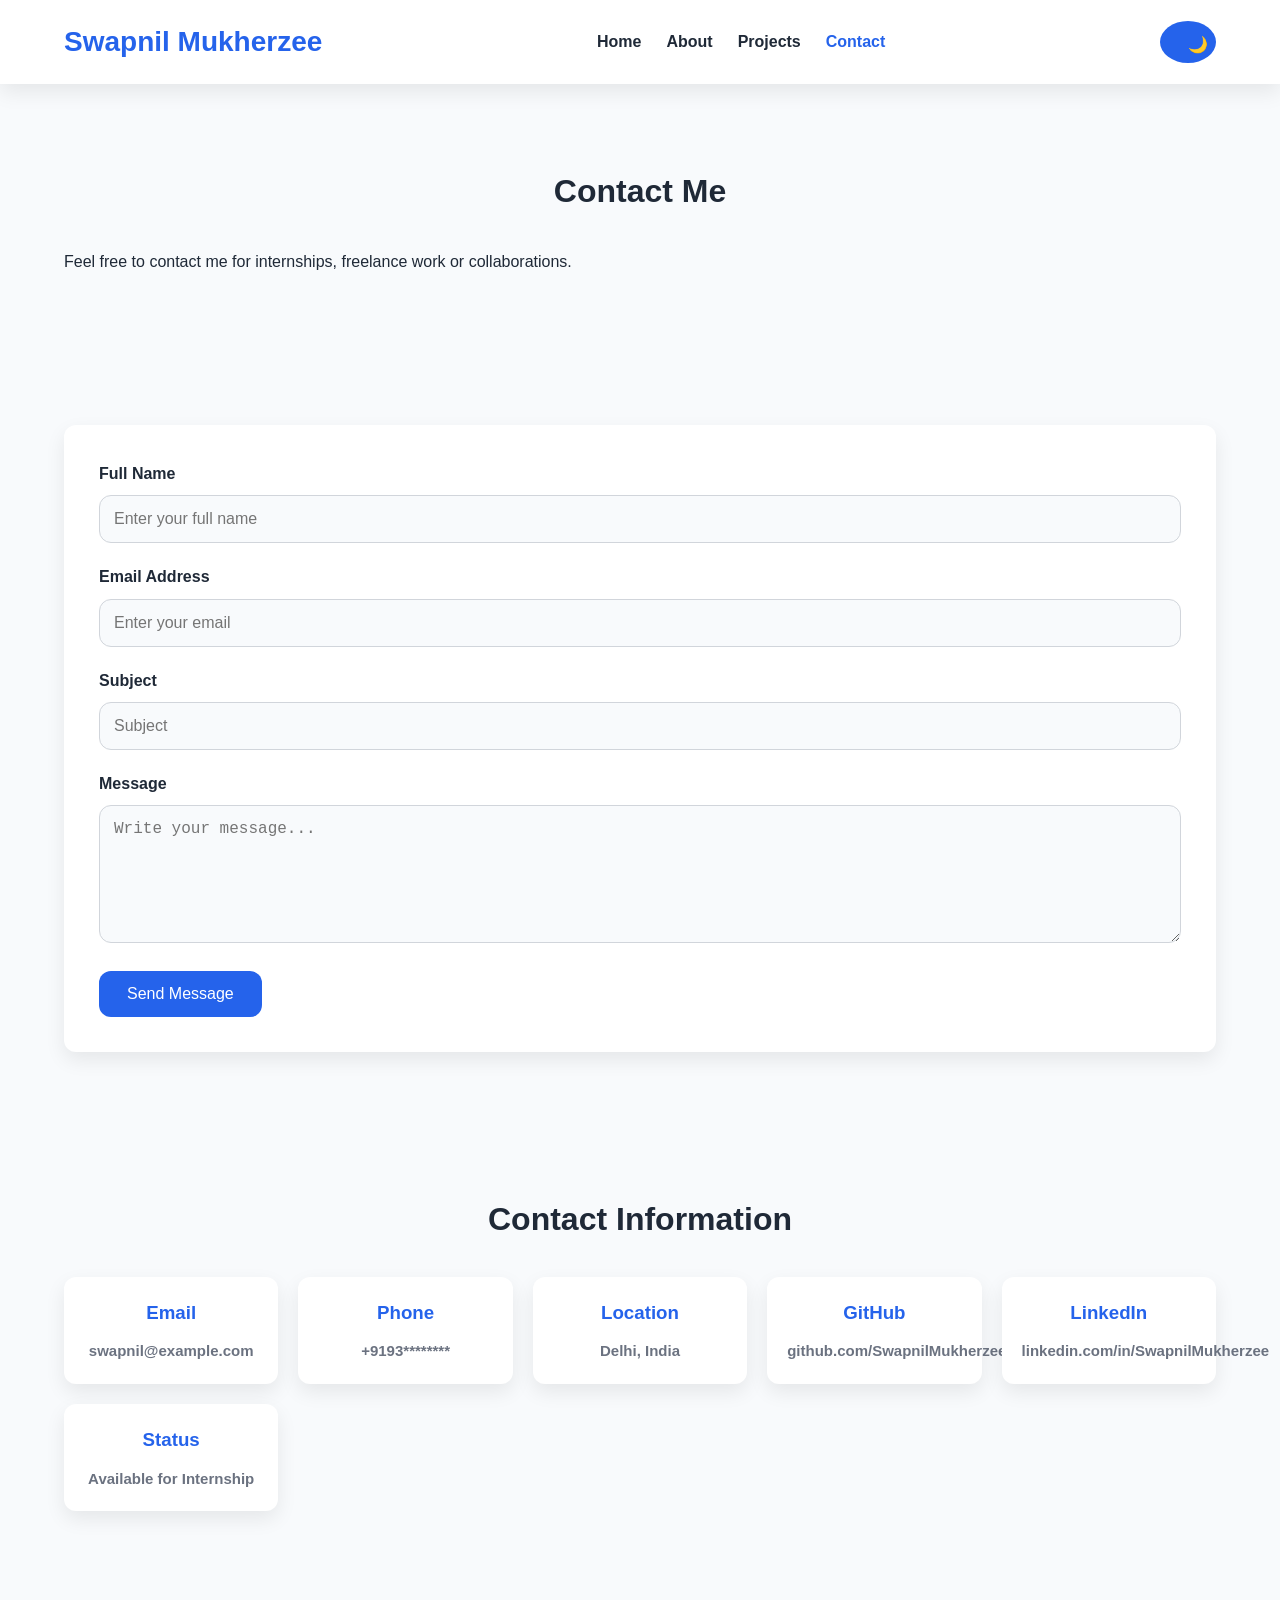
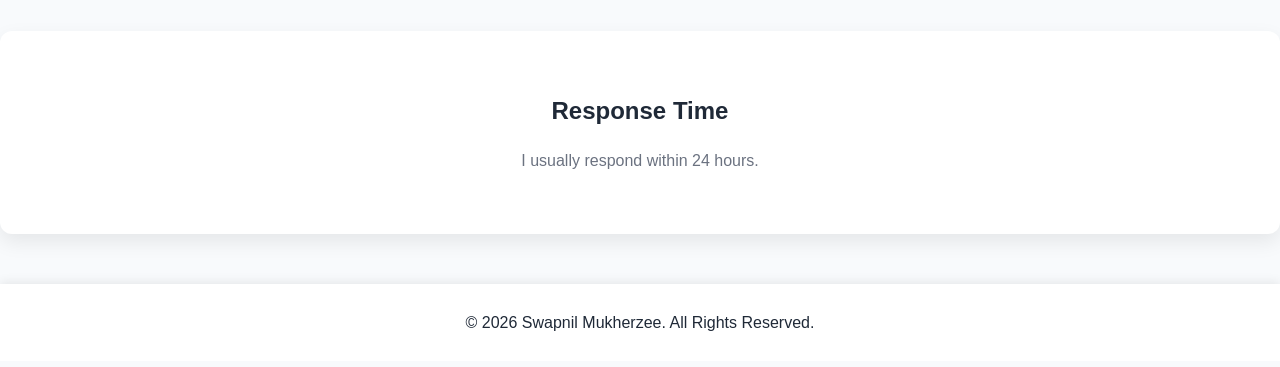
<file: Task 2- Responsive Architecture/contact.html>
<!DOCTYPE html>
<html lang="en">
<head>
<meta charset="UTF-8">
<meta name="viewport" content="width=device-width, initial-scale=1.0">
<meta name="description" content="Contact Swapnil Mukherzee">
<meta name="keywords" content="Contact, Portfolio, Web Developer">
<meta name="author" content="Swapnil Mukherzee">
<title>Contact | Swapnil Mukherzee</title>
<link rel="stylesheet" href="style.css">
</head>

<body>
<header class="header">
<div class="container">
<h1 class="logo">Swapnil Mukherzee</h1>
<nav aria-label="Main Navigation">
<ul class="nav-links">
<li><a href="index.html">Home</a></li>
<li><a href="about.html">About</a></li>
<li><a href="projects.html">Projects</a></li>
<li><a href="contact.html" aria-current="page">Contact</a></li>
</ul>
</nav>
<button id="theme-toggle" aria-label="Toggle Theme">🌙</button>
</div>
</header>

<main>
<section class="hero">
<div class="container">
<h2>Contact Me</h2>
<p>Feel free to contact me for internships, freelance work or collaborations.</p>
</div>
</section>

<section class="contact-section">
<div class="container">
<form id="contactForm">
<div class="form-group">
<label for="name">Full Name</label>
<input type="text" id="name" name="name" placeholder="Enter your full name" required>
</div>

<div class="form-group">
<label for="email">Email Address</label>
<input type="email" id="email" name="email" placeholder="Enter your email" required>
</div>

<div class="form-group">
<label for="subject">Subject</label>
<input type="text" id="subject" name="subject" placeholder="Subject" required>
</div>

<div class="form-group">
<label for="message">Message</label>
<textarea id="message" name="message" rows="6" placeholder="Write your message..." required></textarea>
</div>

<button type="submit" class="btn">Send Message</button>
</form>
</div>
</section>

<section class="contact-info">
<div class="container">
<h2>Contact Information</h2>
<div class="skills-grid">
<div class="skill-card">
<h3>Email</h3>
<p>swapnil@example.com</p>
</div>

<div class="skill-card">
<h3>Phone</h3>
<p>+9193********</p>
</div>

<div class="skill-card">
<h3>Location</h3>
<p>Delhi, India</p>
</div>

<div class="skill-card">
<h3>GitHub</h3>
<p>github.com/SwapnilMukherzee</p>
</div>

<div class="skill-card">
<h3>LinkedIn</h3>
<p>linkedin.com/in/SwapnilMukherzee</p>
</div>

<div class="skill-card">
<h3>Status</h3>
<p>Available for Internship</p>
</div>
</div>
</div>
</section>

<aside class="availability">
<div class="container">
<h2>Response Time</h2>
<p>I usually respond within 24 hours.</p>
</div>
</aside>
</main>

<footer>
<div class="container">
<p>&copy; 2026 Swapnil Mukherzee. All Rights Reserved.</p>
</div>
</footer>
<script src="script.js"></script>
</body>
</html>
</file>
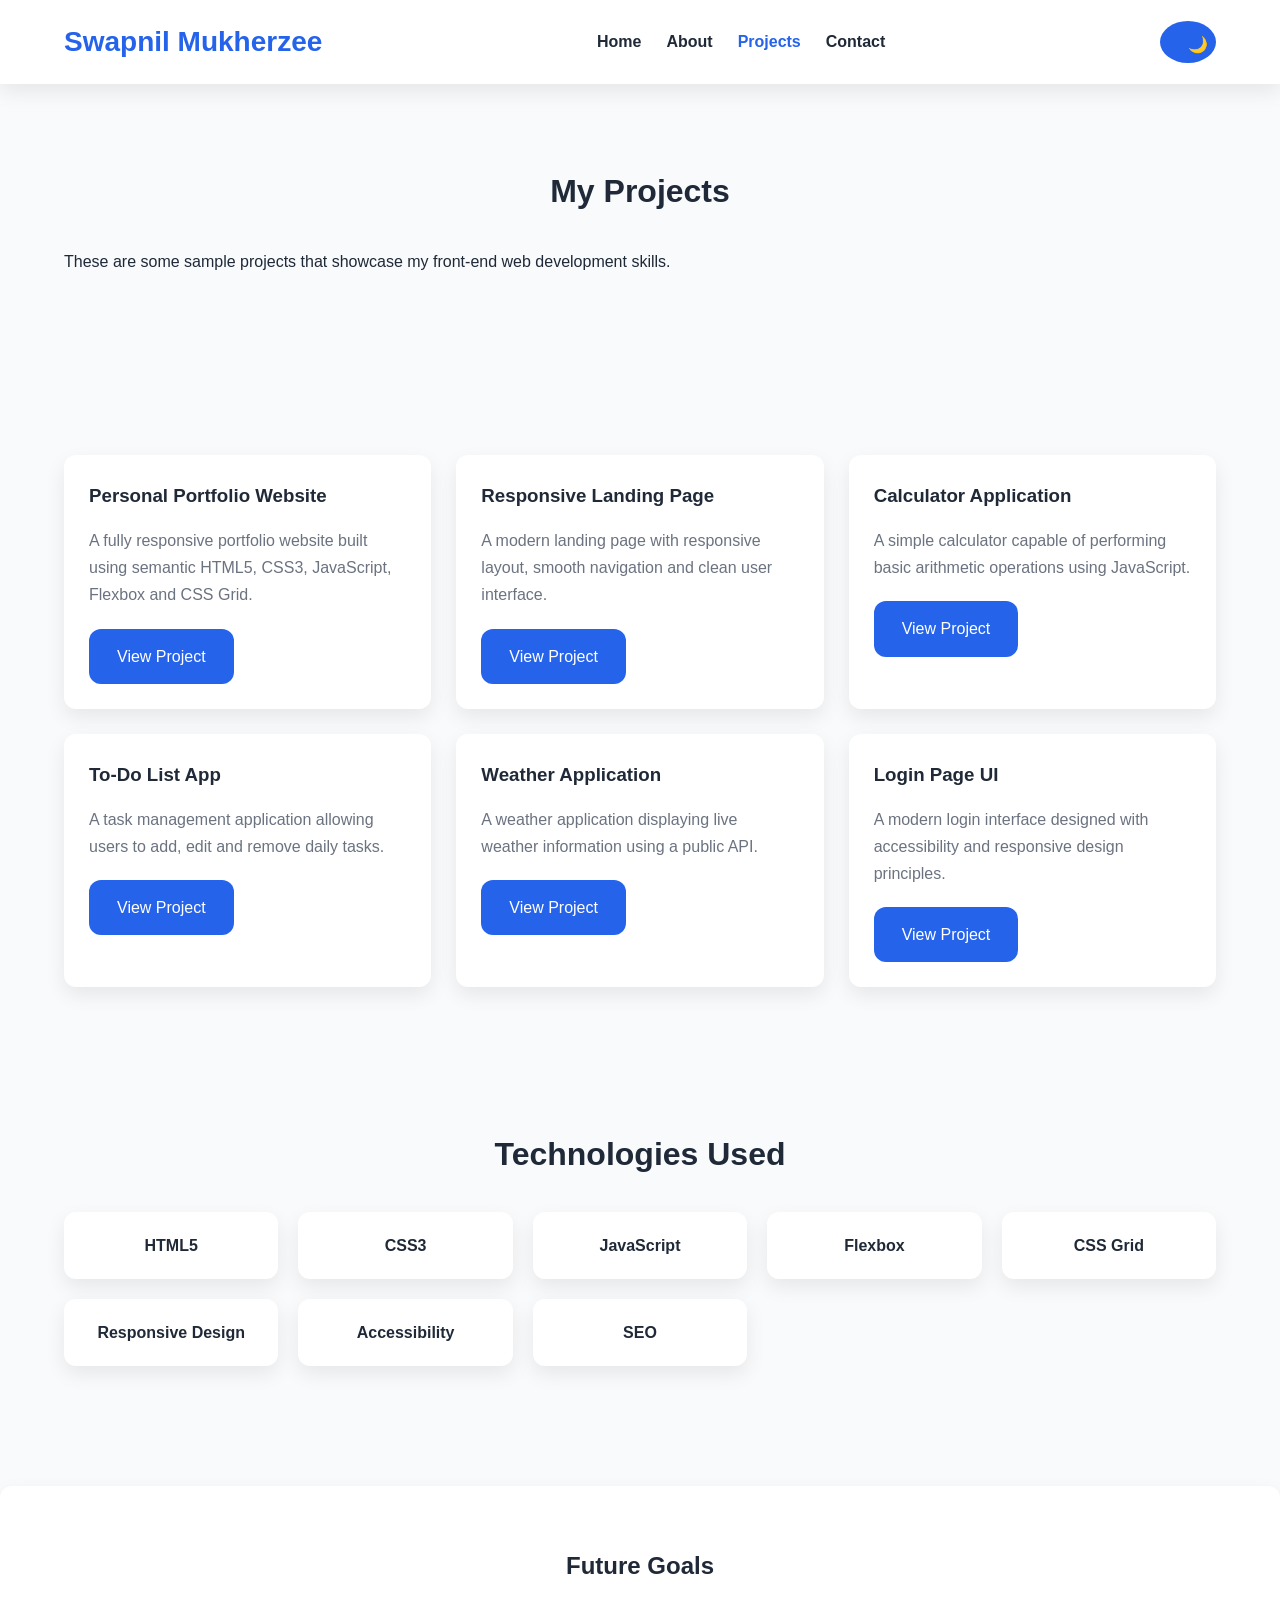
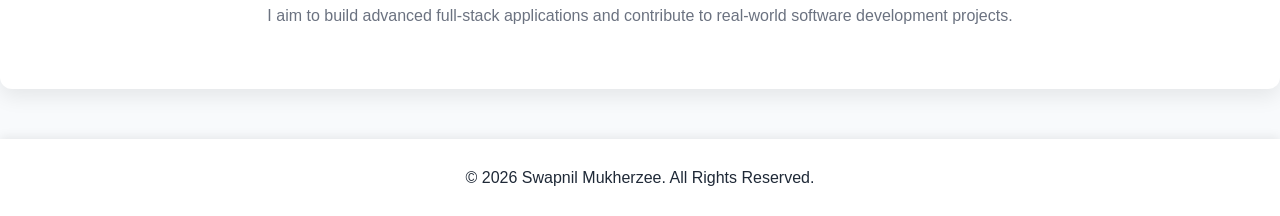
<file: Task 2- Responsive Architecture/projects.html>
<!DOCTYPE html>
<html lang="en">
<head>
<meta charset="UTF-8">
<meta name="viewport" content="width=device-width, initial-scale=1.0">
<meta name="description" content="Projects by Swapnil Mukherzee">
<meta name="keywords" content="Portfolio, Projects, HTML, CSS, JavaScript">
<meta name="author" content="Swapnil Mukherzee">
<title>Projects | Swapnil Mukherzee</title>
<link rel="stylesheet" href="style.css">
</head>
<body>

<header class="header">
<div class="container">
<h1 class="logo">Swapnil Mukherzee</h1>

<nav aria-label="Main Navigation">
<ul class="nav-links">
<li><a href="index.html">Home</a></li>
<li><a href="about.html">About</a></li>
<li><a href="projects.html" aria-current="page">Projects</a></li>
<li><a href="contact.html">Contact</a></li>
</ul>
</nav>
<button id="theme-toggle" aria-label="Toggle Theme">🌙</button>
</div>
</header>
<main>

<section class="hero">
<div class="container">
<h2>My Projects</h2>
<p>These are some sample projects that showcase my front-end web development skills.</p>
</div>
</section>

<section class="projects-preview">
<div class="container">
<div class="project-grid">
<article class="project-card">
<h3>Personal Portfolio Website</h3>
<p>A fully responsive portfolio website built using semantic HTML5, CSS3, JavaScript, Flexbox and CSS Grid.</p>
<a href="#" class="btn">View Project</a>
</article>

<article class="project-card">
<h3>Responsive Landing Page</h3>
<p>A modern landing page with responsive layout, smooth navigation and clean user interface.</p>
<a href="#" class="btn">View Project</a>
</article>

<article class="project-card">
<h3>Calculator Application</h3>
<p>A simple calculator capable of performing basic arithmetic operations using JavaScript.</p>
<a href="#" class="btn">View Project</a>
</article>

<article class="project-card">
<h3>To-Do List App</h3>
<p>A task management application allowing users to add, edit and remove daily tasks.</p>
<a href="#" class="btn">View Project</a>
</article>

<article class="project-card">
<h3>Weather Application</h3>
<p>A weather application displaying live weather information using a public API.</p>
<a href="#" class="btn">View Project</a>
</article>

<article class="project-card">
<h3>Login Page UI</h3>
<p>A modern login interface designed with accessibility and responsive design principles.</p>
<a href="#" class="btn">View Project</a>
</article>
</div>
</div>
</section>

<section class="skills">
<div class="container">
<h2>Technologies Used</h2>
<div class="skills-grid">
<div class="skill-card">HTML5</div>
<div class="skill-card">CSS3</div>
<div class="skill-card">JavaScript</div>
<div class="skill-card">Flexbox</div>
<div class="skill-card">CSS Grid</div>
<div class="skill-card">Responsive Design</div>
<div class="skill-card">Accessibility</div>
<div class="skill-card">SEO</div>
</div>
</div>
</section>

<aside class="availability">
<div class="container">
<h2>Future Goals</h2>
<p>I aim to build advanced full-stack applications and contribute to real-world software development projects.</p>
</div>
</aside>
</main>

<footer>
<div class="container">
<p>&copy; 2026 Swapnil Mukherzee. All Rights Reserved.</p>
</div>
</footer>
<script src="script.js"></script>
</body>
</html>
</file>
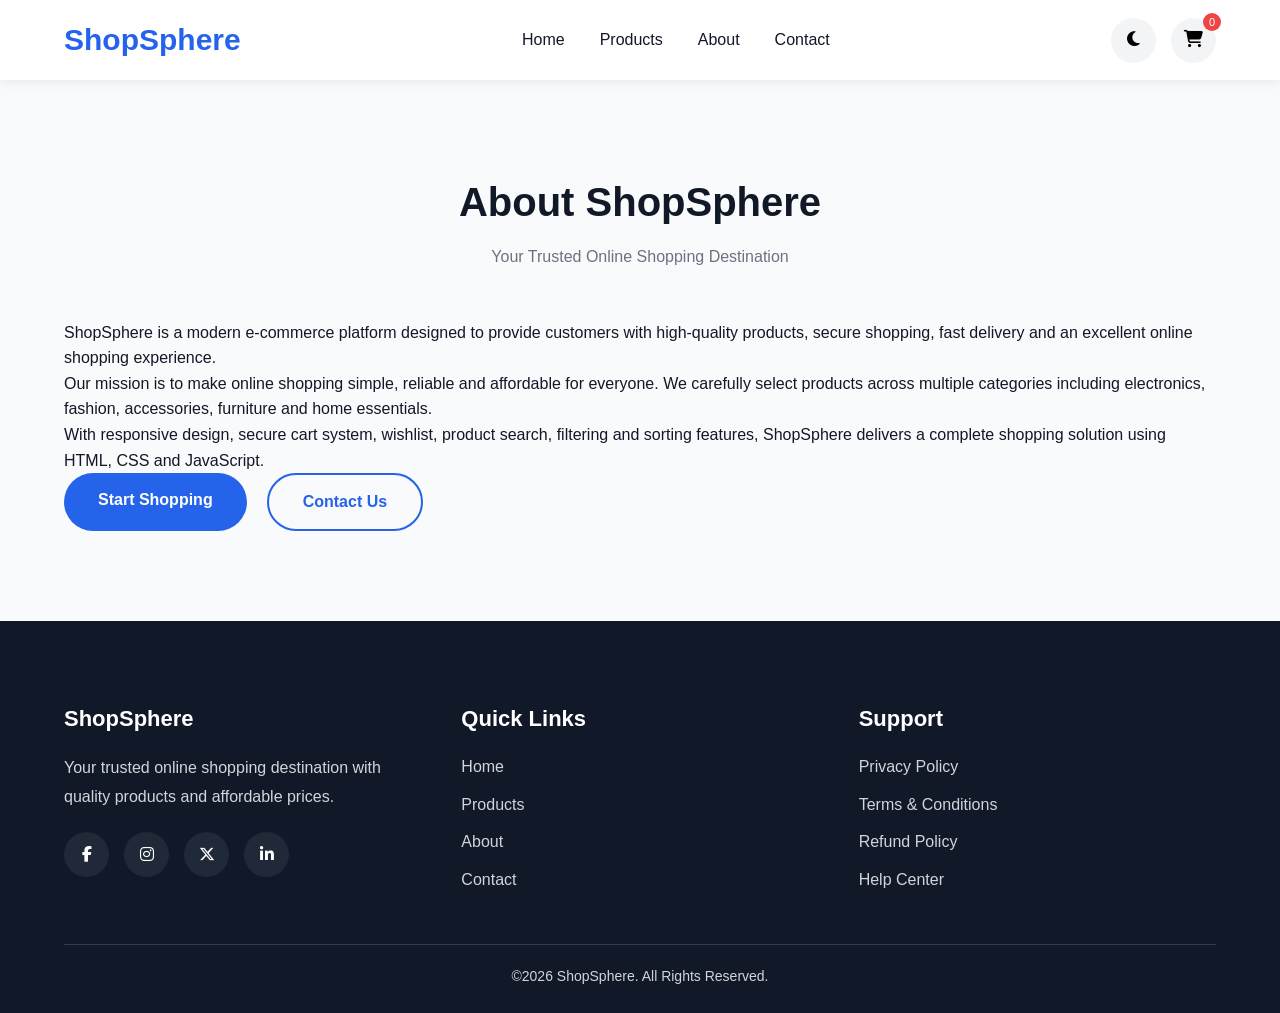
<file: Task 5 - Full stack Deployment/about.html>
<!DOCTYPE html>
<html lang="en">
<head>
<meta charset="UTF-8">
<meta name="viewport" content="width=device-width,initial-scale=1.0">

<title>About Us | ShopSphere</title>
<link rel="stylesheet" href="assets/css/style.css">
<link rel="stylesheet" href="assets/css/responsive.css">
<link rel="stylesheet" href="https://cdnjs.cloudflare.com/ajax/libs/font-awesome/6.5.2/css/all.min.css">
</head>
<body>

<div class="loader"></div>
<div class="toast"></div>
<header>
<div class="container navbar">
<a href="index.html" class="logo">ShopSphere</a>
<ul class="nav-links">
<li><a href="index.html">Home</a></li>
<li><a href="index.html#featured">Products</a></li>
<li><a href="about.html" class="active">About</a></li>
<li><a href="contact.html">Contact</a></li>
</ul>

<div class="nav-icons">
<button class="theme-btn"><i class="fa-solid fa-moon"></i></button>
<a href="cart.html"><button><i class="fa-solid fa-cart-shopping"></i><span class="cart-count">0</span></button></a>
</div>
</div>
</header>

<section class="hero">
<div class="container">
<div class="section-title">
<h2>About ShopSphere</h2>
<p>Your Trusted Online Shopping Destination</p>
</div>

<div class="about-content">
<p>ShopSphere is a modern e-commerce platform designed to provide customers with high-quality products, secure shopping, fast delivery and an excellent online shopping experience.
    
</p>

<p>Our mission is to make online shopping simple, reliable and affordable for everyone. We carefully select products across multiple categories including electronics, fashion, accessories, furniture and home essentials.

</p>

<p>With responsive design, secure cart system, wishlist, product search, filtering and sorting features, ShopSphere delivers a complete shopping solution using HTML, CSS and JavaScript.

</p>

<div class="hero-buttons">
<a href="index.html#featured" class="btn">Start Shopping</a>
<a href="contact.html" class="btn-outline">Contact Us</a>
</div>

</div>
</div>
</section>

<footer>
<div class="container">
<div class="footer-grid">
<div>
<h3>ShopSphere</h3>
<p>Your trusted online shopping destination with quality products and affordable prices.

</p>

<div class="social">
<a href="#"><i class="fa-brands fa-facebook-f"></i></a>
<a href="#"><i class="fa-brands fa-instagram"></i></a>
<a href="#"><i class="fa-brands fa-x-twitter"></i></a>
<a href="#"><i class="fa-brands fa-linkedin-in"></i></a>
</div>
</div>

<div>
<h3>Quick Links</h3>
<ul>
<li><a href="index.html">Home</a></li>
<li><a href="index.html#featured">Products</a></li>
<li><a href="about.html">About</a></li>
<li><a href="contact.html">Contact</a></li>
</ul>
</div>

<div>
<h3>Support</h3>
<ul>
<li><a href="#">Privacy Policy</a></li>
<li><a href="#">Terms & Conditions</a></li>
<li><a href="#">Refund Policy</a></li>
<li><a href="#">Help Center</a></li>
</ul>
</div>
</div>

<div class="copyright">
<p>&copy;2026 ShopSphere. All Rights Reserved.</p>
</div>

</div>
</footer>
<script type="module" src="assets/js/app.js"></script>
</body>
</html>
</file>
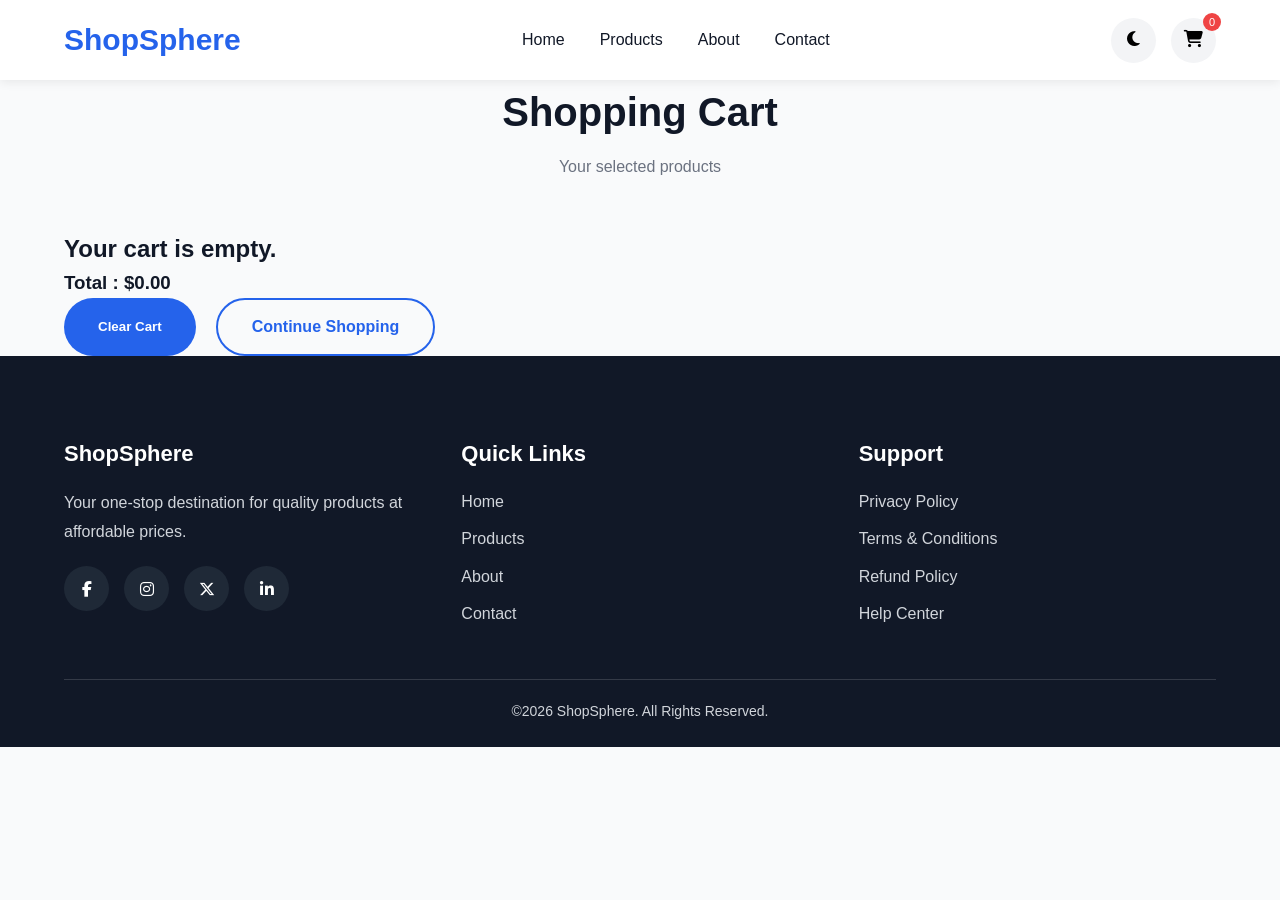
<file: Task 5 - Full stack Deployment/cart.html>
<!DOCTYPE html>
<html lang="en">
<head>
<meta charset="UTF-8">
<meta name="viewport" content="width=device-width,initial-scale=1.0">
<title>Shopping Cart | ShopSphere</title>
<link rel="stylesheet" href="assets/css/style.css">
<link rel="stylesheet" href="assets/css/responsive.css">
<link rel="stylesheet" href="https://cdnjs.cloudflare.com/ajax/libs/font-awesome/6.5.2/css/all.min.css">
</head>

<body>
<div class="loader"></div>
<div class="toast"></div>
<header>
<div class="container navbar">
<a href="index.html" class="logo">ShopSphere</a>
<ul class="nav-links">
<li><a href="index.html">Home</a></li>
<li><a href="index.html#featured">Products</a></li>
<li><a href="about.html">About</a></li>
<li><a href="contact.html">Contact</a></li>
</ul>

<div class="nav-icons">
<button class="theme-btn"><i class="fa-solid fa-moon"></i></button>
<a href="cart.html"><button><i class="fa-solid fa-cart-shopping"></i><span class="cart-count">0</span></button></a>
</div>
</div>
</header>

<section class="cart-page">
<div class="container">
<div class="section-title">
<h2>Shopping Cart</h2>
<p>Your selected products</p>
</div>

<div id="cart-items"></div>
<div class="cart-summary">
<h3>Total : <span id="cart-total">$0.00</span></h3>
<div class="hero-buttons">
<button id="clear-cart" class="btn">Clear Cart</button>
<a href="index.html" class="btn-outline">Continue Shopping</a>
</div>
</div>
</div>
</section>

<footer>
<div class="container">
<div class="footer-grid">
<div>
<h3>ShopSphere</h3>
<p>Your one-stop destination for quality products at affordable prices.</p>

<div class="social">
<a href="#"><i class="fa-brands fa-facebook-f"></i></a>
<a href="#"><i class="fa-brands fa-instagram"></i></a>
<a href="#"><i class="fa-brands fa-x-twitter"></i></a>
<a href="#"><i class="fa-brands fa-linkedin-in"></i></a>
</div>
</div>

<div>
<h3>Quick Links</h3>
<ul>
<li><a href="index.html">Home</a></li>
<li><a href="index.html#featured">Products</a></li>
<li><a href="about.html">About</a></li>
<li><a href="contact.html">Contact</a></li>
</ul>
</div>

<div>
<h3>Support</h3>
<ul>
<li><a href="#">Privacy Policy</a></li>
<li><a href="#">Terms & Conditions</a></li>
<li><a href="#">Refund Policy</a></li>
<li><a href="#">Help Center</a></li>
</ul>
</div>
</div>

<div class="copyright">
<p>&copy;2026 ShopSphere. All Rights Reserved.</p>
</div>
</div>
</footer>
<script type="module" src="assets/js/app.js"></script>
</body>
</html>
</file>
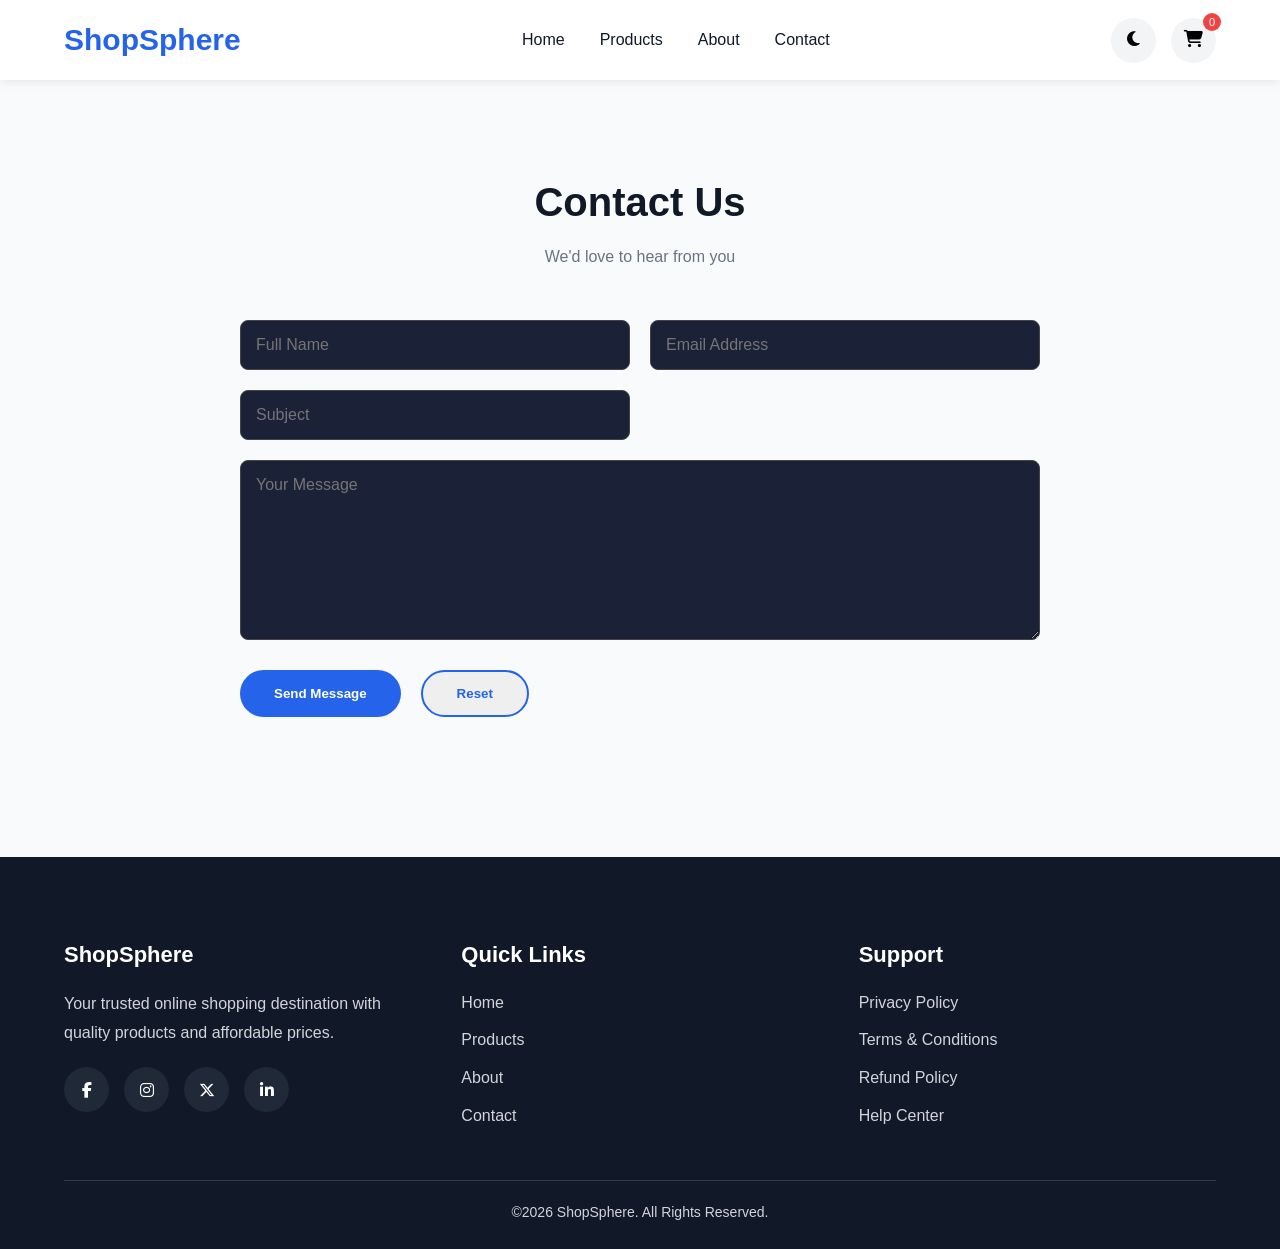
<file: Task 5 - Full stack Deployment/contact.html>
<!DOCTYPE html>
<html lang="en">
<head>
<meta charset="UTF-8">
<meta name="viewport" content="width=device-width,initial-scale=1.0">

<title>Contact Us | ShopSphere</title>
<link rel="stylesheet" href="assets/css/style.css">
<link rel="stylesheet" href="assets/css/responsive.css">
<link rel="stylesheet" href="https://cdnjs.cloudflare.com/ajax/libs/font-awesome/6.5.2/css/all.min.css">
</head>
<body>
<div class="loader"></div>
<div class="toast"></div>

<header>
<div class="container navbar">
<a href="index.html" class="logo">ShopSphere</a>
<ul class="nav-links">
<li><a href="index.html">Home</a></li>
<li><a href="index.html#featured">Products</a></li>
<li><a href="about.html">About</a></li>
<li><a href="contact.html" class="active">Contact</a></li>
</ul>

<div class="nav-icons">
<button class="theme-btn"><i class="fa-solid fa-moon"></i></button>
<a href="cart.html"><button><i class="fa-solid fa-cart-shopping"></i><span class="cart-count">0</span></button></a>
</div>
</div>
</header>

<section class="hero">
<div class="container">
<div class="section-title">
<h2>Contact Us</h2>
<p>We'd love to hear from you</p>
</div>

<form class="contact-form">
<input type="text" placeholder="Full Name" required>
<input type="email" placeholder="Email Address" required>
<input type="text" placeholder="Subject" required>
<textarea rows="6" placeholder="Your Message" required></textarea>

<div class="hero-buttons">
<button type="submit" class="btn">Send Message</button>
<button type="reset" class="btn-outline">Reset</button>
</div>
</form>
</div>
</section>

<footer>
<div class="container">
<div class="footer-grid">

<div>
<h3>ShopSphere</h3>
<p>Your trusted online shopping destination with quality products and affordable prices.</p>
<div class="social">
<a href="#"><i class="fa-brands fa-facebook-f"></i></a>
<a href="#"><i class="fa-brands fa-instagram"></i></a>
<a href="#"><i class="fa-brands fa-x-twitter"></i></a>
<a href="#"><i class="fa-brands fa-linkedin-in"></i></a>
</div>
</div>

<div>
<h3>Quick Links</h3>
<ul>
<li><a href="index.html">Home</a></li>
<li><a href="index.html#featured">Products</a></li>
<li><a href="about.html">About</a></li>
<li><a href="contact.html">Contact</a></li>
</ul>
</div>

<div>
<h3>Support</h3>
<ul>
<li><a href="#">Privacy Policy</a></li>
<li><a href="#">Terms & Conditions</a></li>
<li><a href="#">Refund Policy</a></li>
<li><a href="#">Help Center</a></li>
</ul>
</div>
</div>

<div class="copyright">
<p>&copy;2026 ShopSphere. All Rights Reserved.</p>
</div>

</div>
</footer>
<script type="module" src="assets/js/app.js"></script>
</body>
</html>
</file>
<file: Task 1- Semantic Structure/style.css>
*{
    margin:0;
    padding:0;
    box-sizing:border-box;
}
html{
    scroll-behavior:smooth;
}

body{
    font-family:Arial,Helvetica,sans-serif;
    line-height:1.6;
    background:#f4f4f4;
    color:#333;
}

.container{
    width:90%;
    max-width:1200px;
    margin:auto;
}

header{
    background:#0d6efd;
    color:#fff;
    padding:20px 0;
}
header .container{
    display:flex;
    justify-content:space-between;
    align-items:center;
    flex-wrap:wrap;
}

header h1{
    font-size:30px;
}
nav ul{
    list-style:none;
    display:flex;
    gap:20px;
}
nav a{
    color:#fff;
    text-decoration:none;
    font-weight:bold;
    transition:.3s;
}
nav a:hover,
nav a:focus{
    color:#ffd54f;
}

.hero{
    background:#fff;
    text-align:center;
    padding:80px 20px;
}
.hero h2{
    font-size:40px;
    margin-bottom:20px;
}
.hero p{
    max-width:700px;
    margin:auto;
    margin-bottom:30px;
}

.btn{
    display:inline-block;
    background:#0d6efd;
    color:#fff;
    padding:12px 25px;
    text-decoration:none;
    border-radius:5px;
    transition:.3s;
}
.btn:hover,
.btn:focus{
    background:#084298;
}
.btn-secondary{
    display:inline-block;
    margin-top:20px;
    color:#0d6efd;
    text-decoration:none;
    font-weight:bold;
}

.about-preview,
.skills,
.projects-preview,
aside{
    background:#fff;
    margin:30px 0;
    padding:50px 20px;
}

.about-preview h2,
.skills h2,
.projects-preview h2,
aside h2{
    margin-bottom:20px;
}
.skills ul{
    display:grid;
    grid-template-columns:repeat(auto-fit,minmax(180px,1fr));
    gap:15px;
    list-style:none;
}
.skills li{
    background:#0d6efd;
    color:#fff;
    text-align:center;
    padding:15px;
    border-radius:5px;
}

.projects-preview article{
    margin-bottom:25px;
}

footer{
    background:#222;
    color:#fff;
    text-align:center;
    padding:20px;
    margin-top:30px;
}

input,
textarea{
    width:100%;
    padding:12px;
    margin-top:8px;
    margin-bottom:20px;
    border:1px solid #ccc;
    border-radius:5px;
    font-size:16px;
}
label{
    font-weight:bold;
}

button{
    background:#0d6efd;
    color:#fff;
    border:none;
    padding:12px 25px;
    cursor:pointer;
    border-radius:5px;
    transition:.3s;
}
button:hover{
    background:#084298;
}

a:focus,
button:focus,
input:focus,
textarea:focus{
    outline:3px solid orange;
    outline-offset:3px;
}

@media(max-width:768px){
header .container{
    flex-direction:column;
}
nav ul{
    flex-direction:column;
    text-align:center;
    margin-top:15px;
}

.hero h2{
    font-size:30px;
}
}
</file>
<file: Task 2- Responsive Architecture/style.css>
:root{
    --primary:#2563eb;
    --secondary:#1e40af;
    --background:#f8fafc;
    --surface:#ffffff;
    --text:#1f2937;
    --gray:#6b7280;
    --border:#d1d5db;
    --shadow:0 8px 20px rgba(0,0,0,.08);
    --radius:12px;
    --transition:.3s ease;
}

body.dark{
    --background:#0f172a;
    --surface:#1e293b;
    --text:#f8fafc;
    --gray:#cbd5e1;
    --border:#334155;
}
*{
    margin:0;
    padding:0;
    box-sizing:border-box;
}
html{
    scroll-behavior:smooth;
}

body{
    font-family:Arial,Helvetica,sans-serif;
    background:var(--background);
    color:var(--text);
    line-height:1.7;
    transition:var(--transition);
}

img{
    max-width:100%;
    display:block;
}
a{
    text-decoration:none;
}
ul{
    list-style:none;
}

.container{
    width:90%;
    max-width:1200px;
    margin:auto;
}

.header{
    background:var(--surface);
    box-shadow:var(--shadow);
    position:sticky;
    top:0;
    z-index:1000;
}
.header .container{
    display:flex;
    justify-content:space-between;
    align-items:center;
    padding:18px 0;
}
.logo{
    color:var(--primary);
    font-size:28px;
    font-weight:bold;
}

.nav-links{
    display:flex;
    gap:25px;
}
.nav-links a{
    color:var(--text);
    font-weight:600;
    transition:var(--transition);
}
.nav-links a:hover,
.nav-links a[aria-current="page"]{
    color:var(--primary);
}

#theme-toggle{
    border:none;
    background:var(--primary);
    color:#fff;
    width:42px;
    height:42px;
    border-radius:50%;
    cursor:pointer;
    transition:var(--transition);
}
#theme-toggle:hover{
    background:var(--secondary);
}

.hero{
    padding:80px 0;
}
.hero-grid{
    display:grid;
    grid-template-columns:repeat(auto-fit,minmax(320px,1fr));
    gap:40px;
    align-items:center;
}
.hero-text h2{
    font-size:42px;
    margin-bottom:20px;
}
.hero-text p{
    color:var(--gray);
    margin-bottom:30px;
}
.hero-image img{
    width:320px;
    height:320px;
    object-fit:cover;
    border-radius:50%;
    margin:auto;
    box-shadow:var(--shadow);
    border:5px solid var(--surface);
}

.btn{
    display:inline-block;
    background:var(--primary);
    color:#fff;
    padding:14px 28px;
    border-radius:var(--radius);
    transition:var(--transition);
}
.btn:hover{
    background:var(--secondary);
    transform:translateY(-3px);
}
.btn-secondary{
    display:inline-block;
    margin-top:20px;
    color:var(--primary);
    font-weight:bold;
}

section{
    padding:70px 0;
}
section h2{
    text-align:center;
    margin-bottom:30px;
    font-size:32px;
}
.skills-grid{
    display:grid;
    grid-template-columns:repeat(auto-fit,minmax(180px,1fr));
    gap:20px;
    margin-top:30px;
}

.skill-card{
    background:var(--surface);
    padding:20px;
    border-radius:var(--radius);
    text-align:center;
    box-shadow:var(--shadow);
    transition:var(--transition);
    font-weight:600;
}
.skill-card:hover{
    transform:translateY(-6px);
}

.project-grid{
    display:grid;
    grid-template-columns:repeat(auto-fit,minmax(280px,1fr));
    gap:25px;
    margin-top:30px;
}
.project-card{
    background:var(--surface);
    padding:25px;
    border-radius:var(--radius);
    box-shadow:var(--shadow);
    transition:var(--transition);
}
.project-card:hover{
    transform:translateY(-8px);
}

.project-card h3{
    margin-bottom:15px;
}
.project-card p{
    color:var(--gray);
    margin-bottom:20px;
}

.contact-section{
    padding:70px 0;
}

form{
    background:var(--surface);
    padding:35px;
    border-radius:var(--radius);
    box-shadow:var(--shadow);
}
.form-group{
    margin-bottom:20px;
}

label{
    display:block;
    margin-bottom:8px;
    font-weight:600;
}

input,
textarea{
    width:100%;
    padding:14px;
    border:1px solid var(--border);
    border-radius:var(--radius);
    background:var(--background);
    color:var(--text);
    font-size:16px;
}
input:focus,
textarea:focus{
    outline:none;
    border-color:var(--primary);
}

.contact-info{
    padding:70px 0;
}
.availability{
    padding:60px 0;
    text-align:center;
}
.availability p{
    color:var(--gray);
}

footer{
    background:var(--surface);
    padding:25px 0;
    text-align:center;
    margin-top:40px;
    box-shadow:0 -2px 10px rgba(0,0,0,.08);
}

.about-preview{
    background:var(--surface);
    border-radius:var(--radius);
    box-shadow:var(--shadow);
    padding:40px;
    margin:40px 0;
}
.about-preview p{
    color:var(--gray);
    margin-top:15px;
    margin-bottom:20px;
}
.about-preview h2{
    margin-bottom:15px;
}

.contact-info .skills-grid{
    margin-top:30px;
}

.skill-card h3{
    margin-bottom:10px;
    color:var(--primary);
}
.skill-card p{
    color:var(--gray);
    font-size:15px;
}

aside{
    background:var(--surface);
    border-radius:var(--radius);
    box-shadow:var(--shadow);
    padding:40px;
    margin:50px 0;
    text-align:center;
}
aside h2{
    margin-bottom:15px;
}
aside p{
    color:var(--gray);
}

button,
.btn{
    cursor:pointer;
}
button{
    border:none;
    background:var(--primary);
    color:#fff;
    padding:14px 28px;
    border-radius:var(--radius);
    font-size:16px;
    transition:var(--transition);
}
button:hover{
    background:var(--secondary);
}

a:focus,
button:focus,
input:focus,
textarea:focus{
    outline:3px solid #f59e0b;
    outline-offset:3px;
}

@keyframes fadeUp{
    from{
        opacity:0;
        transform:translateY(40px);
    }
    to{
        opacity:1;
        transform:translateY(0);
    }
}

.hero,
.about-preview,
.skills,
.projects-preview,
.contact-section,
.contact-info,
.availability,
aside{
    animation:fadeUp .8s ease;
}

@media(max-width:992px){
    .hero-grid{
        grid-template-columns:1fr;
        text-align:center;
    }
    .hero-image img{
        width:260px;
        height:260px;
    }
}
@media(max-width:768px){

.header .container{
    flex-direction:column;
    gap:20px;
}

.nav-links{
    flex-direction:column;
    text-align:center;
    gap:15px;
}
.hero-text h2{
    font-size:32px;
}
section{
    padding:50px 0;
}

.about-preview,
aside,
form{
    padding:25px;
}
}
@media(max-width:480px){
.logo{
    font-size:22px;
}
.hero-text h2{
    font-size:26px;
}
.btn,
button{
    width:100%;
    text-align:center;
}
.hero-image img{
    width:220px;
    height:220px;
}
}
</file>
<file: Task 3- Javascript State Management/style.css>
:root{
--primary:#2563eb;
--secondary:#1d4ed8;
--danger:#dc2626;
--success:#16a34a;
--bg:#f4f6fb;
--card:#ffffff;
--text:#1f2937;
--border:#d1d5db;
--radius:12px;
--shadow:0 8px 20px rgba(0,0,0,.08);
}

*{
margin:0;
padding:0;
box-sizing:border-box;
}

body{
font-family:Arial,Helvetica,sans-serif;
background:var(--bg);
color:var(--text);
line-height:1.6;
}
.container{
width:90%;
max-width:700px;
margin:40px auto;
}

header{
text-align:center;
margin-bottom:30px;
}
header h1{
font-size:36px;
color:var(--primary);
margin-bottom:10px;
}
header p{
color:#666;
}

.todo-box{
background:var(--card);
padding:30px;
border-radius:var(--radius);
box-shadow:var(--shadow);
}
.input-group{
display:flex;
gap:15px;
margin-bottom:25px;
}

#taskInput{
flex:1;
padding:14px;
font-size:16px;
border:1px solid var(--border);
border-radius:var(--radius);
outline:none;
}
#taskInput:focus{
border-color:var(--primary);
}

#addTask{
background:var(--primary);
color:#fff;
border:none;
padding:14px 24px;
border-radius:var(--radius);
cursor:pointer;
transition:.3s;
}
#addTask:hover{
background:var(--secondary);
}

.filters{
display:flex;
justify-content:center;
gap:15px;
margin-bottom:25px;
}
.filter-btn{
padding:10px 20px;
border:none;
background:#e5e7eb;
cursor:pointer;
border-radius:8px;
transition:.3s;
}
.filter-btn.active{
background:var(--primary);
color:#fff;
}

#taskList{
list-style:none;
}
#taskList li{
display:flex;
justify-content:space-between;
align-items:center;
padding:15px;
margin-bottom:15px;
background:#f9fafb;
border:1px solid var(--border);
border-radius:10px;
transition:.3s;
}

#taskList li.completed{
background:#dcfce7;
}
.task-text{
flex:1;
font-size:16px;
word-break:break-word;
}

.completed .task-text{
text-decoration:line-through;
color:#6b7280;
}
.task-actions{
display:flex;
gap:10px;
margin-left:15px;
}

.complete-btn,
.edit-btn,
.delete-btn{
border:none;
padding:8px 14px;
border-radius:8px;
cursor:pointer;
color:#fff;
transition:.3s;
}

.complete-btn{
background:var(--success);
}
.edit-btn{
background:#f59e0b;
}
.delete-btn{
background:var(--danger);
}

.complete-btn:hover,
.edit-btn:hover,
.delete-btn:hover{
opacity:.85;
}
.bottom-bar{
display:flex;
justify-content:space-between;
align-items:center;
margin-top:25px;
padding-top:20px;
border-top:1px solid var(--border);
}

#taskCount{
font-weight:bold;
}

#clearCompleted{
background:var(--danger);
color:#fff;
border:none;
padding:12px 20px;
border-radius:8px;
cursor:pointer;
transition:.3s;
}
#clearCompleted:hover{
opacity:.9;
}

footer{
text-align:center;
margin:40px 0 20px;
color:#666;
}

@media(max-width:600px){
.input-group{
flex-direction:column;
}
.filters{
flex-wrap:wrap;
}

#taskList li{
flex-direction:column;
align-items:flex-start;
gap:15px;
}
.task-actions{
margin-left:0;
width:100%;
display:flex;
justify-content:flex-end;
}

.bottom-bar{
flex-direction:column;
gap:15px;
}
#clearCompleted{
width:100%;
}
}
</file>
<file: Task 5 - Full stack Deployment/assets/css/style.css>
*{
margin:0;
padding:0;
box-sizing:border-box;
font-family:'Poppins',sans-serif;
}
:root{
--primary:#2563eb;
--secondary:#1d4ed8;
--dark:#111827;
--light:#f9fafb;
--gray:#6b7280;
--border:#e5e7eb;
--danger:#ef4444;
--success:#22c55e;
--radius:12px;
--shadow:0 10px 25px rgba(0,0,0,.08);
--transition:.3s;
}
html{
scroll-behavior:smooth;
}
body{
background:var(--light);
color:var(--dark);
line-height:1.6;
overflow-x:hidden;
}
.container{
width:90%;
max-width:1200px;
margin:auto;
}
img{
width:100%;
display:block;
}
a{
text-decoration:none;
color:inherit;
}
ul{
list-style:none;
}
button{
border:none;
cursor:pointer;
}
header{
position:sticky;
top:0;
background:#fff;
box-shadow:0 2px 10px rgba(0,0,0,.08);
z-index:1000;
}
.navbar{
height:80px;
display:flex;
align-items:center;
justify-content:space-between;
}
.logo{
font-size:30px;
font-weight:700;
color:var(--primary);
}
.nav-links{
display:flex;
gap:35px;
}
.nav-links a{
font-weight:500;
transition:.3s;
}
.nav-links a:hover{
color:var(--primary);
}
.nav-icons{
display:flex;
gap:15px;
}
.nav-icons button{
width:45px;
height:45px;
border-radius:50%;
background:#f3f4f6;
position:relative;
font-size:17px;
transition:.3s;
}
.nav-icons button:hover{
background:var(--primary);
color:#fff;
}
.cart-count{
position:absolute;
top:-5px;
right:-5px;
width:18px;
height:18px;
border-radius:50%;
background:var(--danger);
color:#fff;
font-size:11px;
display:flex;
align-items:center;
justify-content:center;
}
.hero{
padding:90px 0;
}
.hero-wrapper{
display:grid;
grid-template-columns:repeat(2,1fr);
align-items:center;
gap:60px;
}
.hero-text h1{
font-size:56px;
line-height:1.2;
margin-bottom:20px;
}
.hero-text p{
color:var(--gray);
font-size:18px;
margin-bottom:30px;
}
.hero-buttons{
display:flex;
gap:20px;
}
.btn{
padding:14px 34px;
background:var(--primary);
color:#fff;
border-radius:50px;
font-weight:600;
transition:.3s;
}
.btn:hover{
background:var(--secondary);
}
.btn-outline{
padding:14px 34px;
border:2px solid var(--primary);
border-radius:50px;
font-weight:600;
color:var(--primary);
transition:.3s;
}
.btn-outline:hover{
background:var(--primary);
color:#fff;
}
.search-section{
padding:30px 0;
}
.search-box{
display:flex;
gap:15px;
justify-content:center;
flex-wrap:wrap;
}
.search-box input,
.search-box select{
padding:14px 18px;
border:1px solid var(--border);
border-radius:8px;
outline:none;
font-size:15px;
min-width:220px;
}
#reset{
padding:14px 25px;
}
.featured{
padding:80px 0;
}
.section-title{
text-align:center;
margin-bottom:50px;
}
.section-title h2{
font-size:40px;
margin-bottom:10px;
}
.section-title p{
color:var(--gray);
}
.product-grid{
display:grid;
grid-template-columns:repeat(auto-fit,minmax(260px,1fr));
gap:30px;
}

.product-card{
background:#fff;
border-radius:var(--radius);
overflow:hidden;
box-shadow:var(--shadow);
transition:var(--transition);
position:relative;
}
.product-card:hover{
transform:translateY(-8px);
}
.product-image{
height:250px;
overflow:hidden;
}
.product-image img{
height:100%;
object-fit:cover;
transition:.4s;
}
.product-card:hover .product-image img{
transform:scale(1.08);
}
.badge{
position:absolute;
top:15px;
left:15px;
background:var(--danger);
color:#fff;
padding:5px 12px;
border-radius:20px;
font-size:12px;
font-weight:600;
}
.product-content{
padding:20px;
}
.product-category{
font-size:13px;
color:var(--gray);
margin-bottom:6px;
}
.product-title{
font-size:20px;
font-weight:600;
margin-bottom:10px;
}
.product-rating{
display:flex;
align-items:center;
gap:4px;
color:#f59e0b;
margin-bottom:12px;
}
.product-price{
display:flex;
align-items:center;
gap:10px;
margin-bottom:18px;
}
.current-price{
font-size:24px;
font-weight:700;
color:var(--primary);
}
.old-price{
font-size:15px;
color:var(--gray);
text-decoration:line-through;
}
.product-actions{
display:flex;
gap:10px;
}
.add-cart{
flex:1;
padding:12px;
background:var(--primary);
color:#fff;
border-radius:8px;
font-weight:600;
transition:.3s;
}
.add-cart:hover{
background:var(--secondary);
}
.wishlist-btn{
width:48px;
height:48px;
background:#f3f4f6;
border-radius:8px;
font-size:18px;
transition:.3s;
}
.wishlist-btn:hover{
background:var(--danger);
color:#fff;
}
.newsletter{
padding:90px 0;
background:var(--primary);
color:#fff;
text-align:center;
}
.newsletter h2{
font-size:40px;
margin-bottom:15px;
}
.newsletter p{
margin-bottom:30px;
}
.newsletter form{
display:flex;
justify-content:center;
gap:15px;
flex-wrap:wrap;
}
.newsletter input{
width:420px;
max-width:100%;
padding:15px;
border:none;
outline:none;
border-radius:50px;
font-size:16px;
}
.newsletter button{
padding:15px 35px;
background:#111827;
color:#fff;
border-radius:50px;
font-weight:600;
transition:.3s;
}
.newsletter button:hover{
background:#000;
}

footer{
background:#111827;
color:#fff;
padding:80px 0 25px;
}
.footer-grid{
display:grid;
grid-template-columns:repeat(auto-fit,minmax(220px,1fr));
gap:40px;
}
.footer-grid h3{
margin-bottom:18px;
font-size:22px;
}
.footer-grid p{
color:#d1d5db;
line-height:1.8;
}
.footer-grid ul li{
margin-bottom:12px;
}
.footer-grid ul li a{
color:#d1d5db;
transition:.3s;
}
.footer-grid ul li a:hover{
color:#fff;
}
.social{
display:flex;
gap:15px;
margin-top:20px;
}
.social a{
width:45px;
height:45px;
display:flex;
align-items:center;
justify-content:center;
background:#1f2937;
border-radius:50%;
transition:.3s;
}
.social a:hover{
background:var(--primary);
}
.copyright{
margin-top:40px;
padding-top:20px;
border-top:1px solid rgba(255,255,255,.15);
text-align:center;
font-size:14px;
color:#d1d5db;
}
.loader{
width:50px;
height:50px;
border:5px solid #ddd;
border-top:5px solid var(--primary);
border-radius:50%;
position:fixed;
top:50%;
left:50%;
transform:translate(-50%,-50%);
animation:spin 1s linear infinite;
display:none;
z-index:9999;
}
.toast{
position:fixed;
right:20px;
bottom:20px;
background:var(--success);
color:#fff;
padding:15px 20px;
border-radius:8px;
box-shadow:var(--shadow);
opacity:0;
visibility:hidden;
transform:translateY(20px);
transition:.3s;
z-index:9999;
}
.toast.show{
opacity:1;
visibility:visible;
transform:translateY(0);
}
.dark{
background:#0f172a;
color:#fff;
}
.dark header{
background:#111827;
}
.dark .product-card,
.dark .nav-icons button,
.dark .search-box input,
.dark .search-box select{
background:#1e293b;
color:#fff;
border-color:#334155;
}
.dark footer{
background:#020617;
}
::-webkit-scrollbar{
width:10px;
}
::-webkit-scrollbar-thumb{
background:var(--primary);
border-radius:10px;
}
::-webkit-scrollbar-track{
background:#e5e7eb;
}
@keyframes spin{
0%{transform:translate(-50%,-50%) rotate(0deg);}
100%{transform:translate(-50%,-50%) rotate(360deg);}
}
@media(max-width:992px){
.hero-wrapper{
grid-template-columns:1fr;
text-align:center;
}
.hero-buttons{
justify-content:center;
}
}

@media(max-width:768px){
.navbar{
flex-direction:column;
height:auto;
padding:20px 0;
}
.nav-links{
flex-wrap:wrap;
justify-content:center;
gap:18px;
margin:20px 0;
}
.nav-icons{
justify-content:center;
}
.hero{
padding:70px 0;
}
.hero-text h1{
font-size:38px;
}
.hero-text p{
font-size:16px;
}
.section-title h2{
font-size:32px;
}
.product-grid{
grid-template-columns:repeat(2,1fr);
}
.footer-grid{
grid-template-columns:1fr;
text-align:center;
}
.social{
justify-content:center;
}
.newsletter{
padding:70px 20px;
}
.newsletter form{
flex-direction:column;
align-items:center;
}
.newsletter input{
width:100%;
}
.newsletter button{
width:220px;
}
}
@media(max-width:576px){
.container{
width:94%;
}
.hero-text h1{
font-size:30px;
}
.hero-buttons{
flex-direction:column;
}
.btn,
.btn-outline{
width:100%;
text-align:center;
}
.search-box{
flex-direction:column;
}
.search-box input,
.search-box select,
#reset{
width:100%;
}
.product-grid{
grid-template-columns:1fr;
}
.product-title{
font-size:18px;
}
.current-price{
font-size:20px;
}
.newsletter h2{
font-size:28px;
}
.toast{
left:15px;
right:15px;
bottom:15px;
text-align:center;
}
}
.fade-up{
animation:fadeUp .6s ease;
}
@keyframes fadeUp{
0%{
opacity:0;
transform:translateY(30px);
}
100%{
opacity:1;
transform:translateY(0);
}
}
.hidden{
display:none;
}
.text-center{
text-align:center;
}
.mt-1{margin-top:10px;}
.mt-2{margin-top:20px;}
.mt-3{margin-top:30px;}
.mt-4{margin-top:40px;}
.mt-5{margin-top:50px;}
.mb-1{margin-bottom:10px;}
.mb-2{margin-bottom:20px;}
.mb-3{margin-bottom:30px;}
.mb-4{margin-bottom:40px;}
.mb-5{margin-bottom:50px;}

.product-placeholder{
height:250px;
display:flex;
align-items:center;
justify-content:center;
background:#ececec;
color:#888;
font-size:70px;
border-radius:10px;
}

.contact-form{
max-width:800px;
margin:50px auto;
display:grid;
grid-template-columns:1fr 1fr;
gap:20px;
}

.contact-form input,
.contact-form textarea{
width:100%;
padding:15px;
border:1px solid #444;
border-radius:8px;
background:#1b2238;
color:#fff;
font-size:16px;
outline:none;
}

.contact-form textarea{
grid-column:1/3;
min-height:180px;
resize:vertical;
}
.contact-form .hero-buttons{
grid-column:1/3;
display:flex;
gap:20px;
margin-top:10px;
}

.controls{
display:flex;
justify-content:space-between;
align-items:center;
gap:20px;
margin:40px 0;
flex-wrap:wrap;
}

.search-box{
flex:1;
min-width:250px;
}

.search-box input{
width:100%;
padding:15px 20px;
border-radius:10px;
border:1px solid #2d3650;
background:#202943;
color:#fff;
font-size:16px;
}

.filters{
display:flex;
gap:15px;
align-items:center;
flex-wrap:wrap;
}

.filters select,
.filters button{
padding:15px 20px;
border-radius:10px;
border:1px solid #2d3650;
background:#202943;
color:#fff;
font-size:16px;
cursor:pointer;
}

.filters button{
background:#2563eb;
border:none;
}
</file>
<file: Task 5 - Full stack Deployment/assets/css/responsive.css>
@media(max-width:1200px){
.container{
width:95%;
}
.hero-text h1{
font-size:48px;
}
.product-grid{
grid-template-columns:repeat(3,1fr);
}
}
@media(max-width:992px){
.navbar{
flex-wrap:wrap;
height:auto;
padding:20px 0;
}
.nav-links{
width:100%;
justify-content:center;
margin:20px 0;
gap:20px;
flex-wrap:wrap;
}
.nav-icons{
width:100%;
justify-content:center;
}
.hero-wrapper{
grid-template-columns:1fr;
text-align:center;
gap:40px;
}
.hero-image{
max-width:450px;
margin:auto;
}
.hero-buttons{
justify-content:center;
}
.product-grid{
grid-template-columns:repeat(2,1fr);
}
.footer-grid{
grid-template-columns:repeat(2,1fr);
}
}
@media(max-width:768px){
.logo{
font-size:26px;
}
.hero{
padding:60px 0;
}
.hero-text h1{
font-size:36px;
}
.hero-text p{
font-size:16px;
}
.search-box{
flex-direction:column;
}
.search-box input,
.search-box select,
#reset{
width:100%;
}
.product-grid{
grid-template-columns:1fr;
}
.newsletter{
padding:70px 20px;
}
.newsletter h2{
font-size:32px;
}
.newsletter form{
flex-direction:column;
align-items:center;
}
.newsletter input{
width:100%;
}
.newsletter button{
width:220px;
}
.footer-grid{
grid-template-columns:1fr;
text-align:center;
}
.social{
justify-content:center;
}
}
@media(max-width:576px){
.container{
width:94%;
}
.hero-text h1{
font-size:28px;
}
.hero-text p{
font-size:15px;
}
.hero-buttons{
flex-direction:column;
}
.btn,
.btn-outline{
width:100%;
text-align:center;
}
.section-title h2{
font-size:28px;
}
.product-content{
padding:16px;
}
.product-title{
font-size:18px;
}
.current-price{
font-size:20px;
}
.old-price{
font-size:14px;
}
.product-actions{
flex-direction:column;
}
.add-cart,
.wishlist-btn{
width:100%;
}
.cart-item{
flex-direction:column;
text-align:center;
}
.cart-item img{
width:120px;
margin:auto;
}
.toast{
left:15px;
right:15px;
bottom:15px;
}
}
</file>
